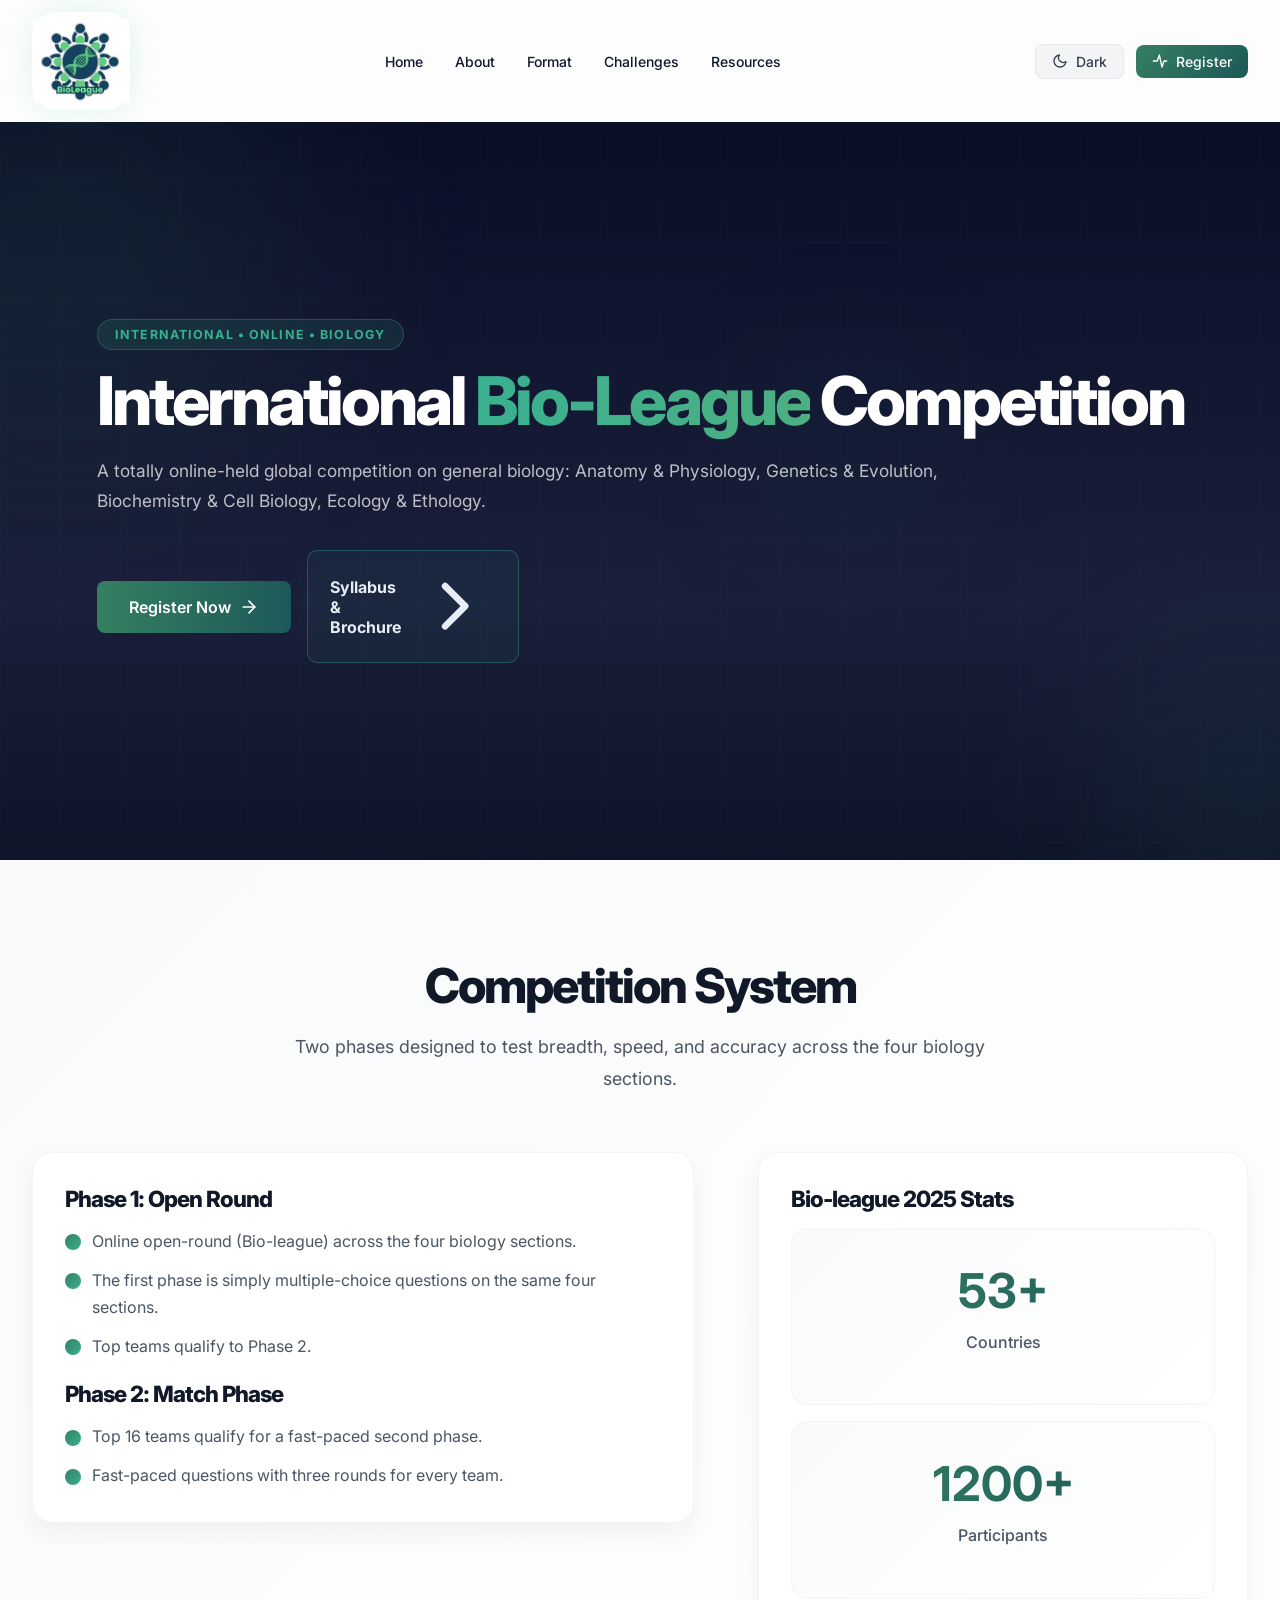
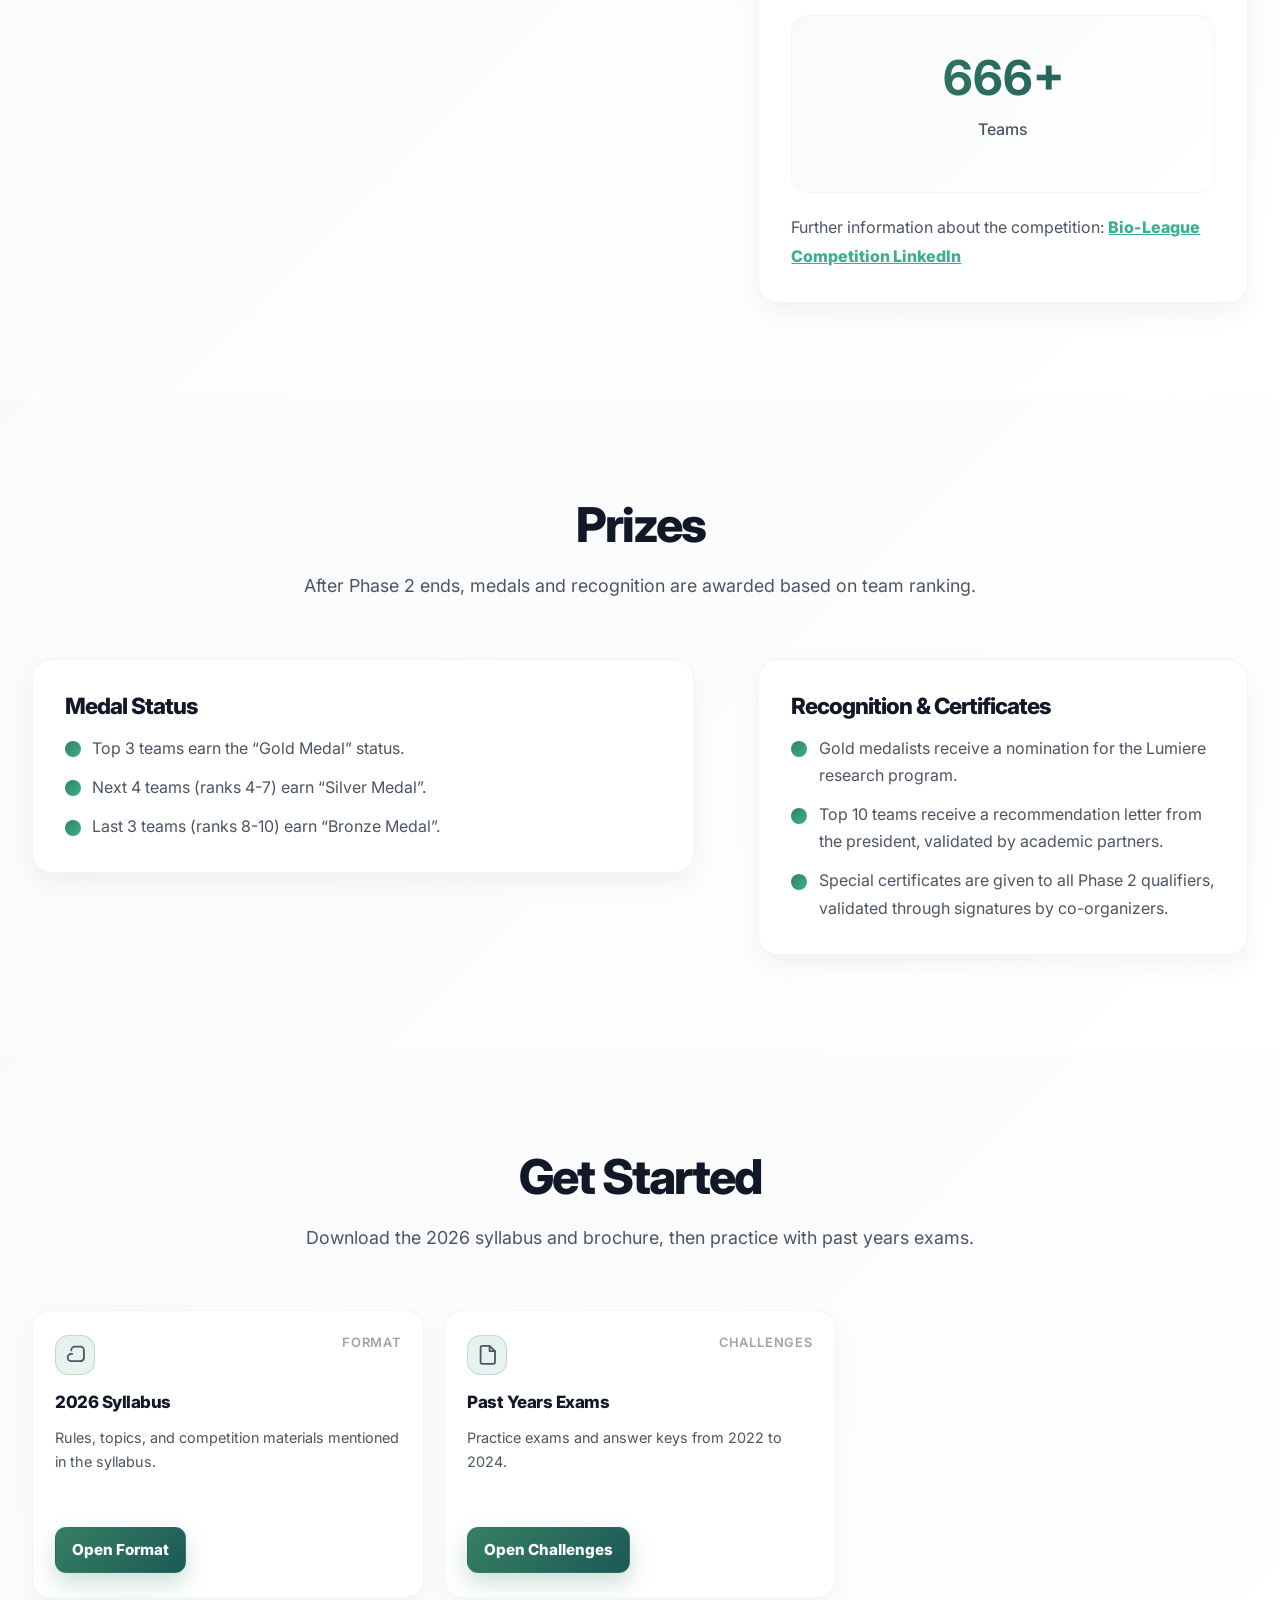
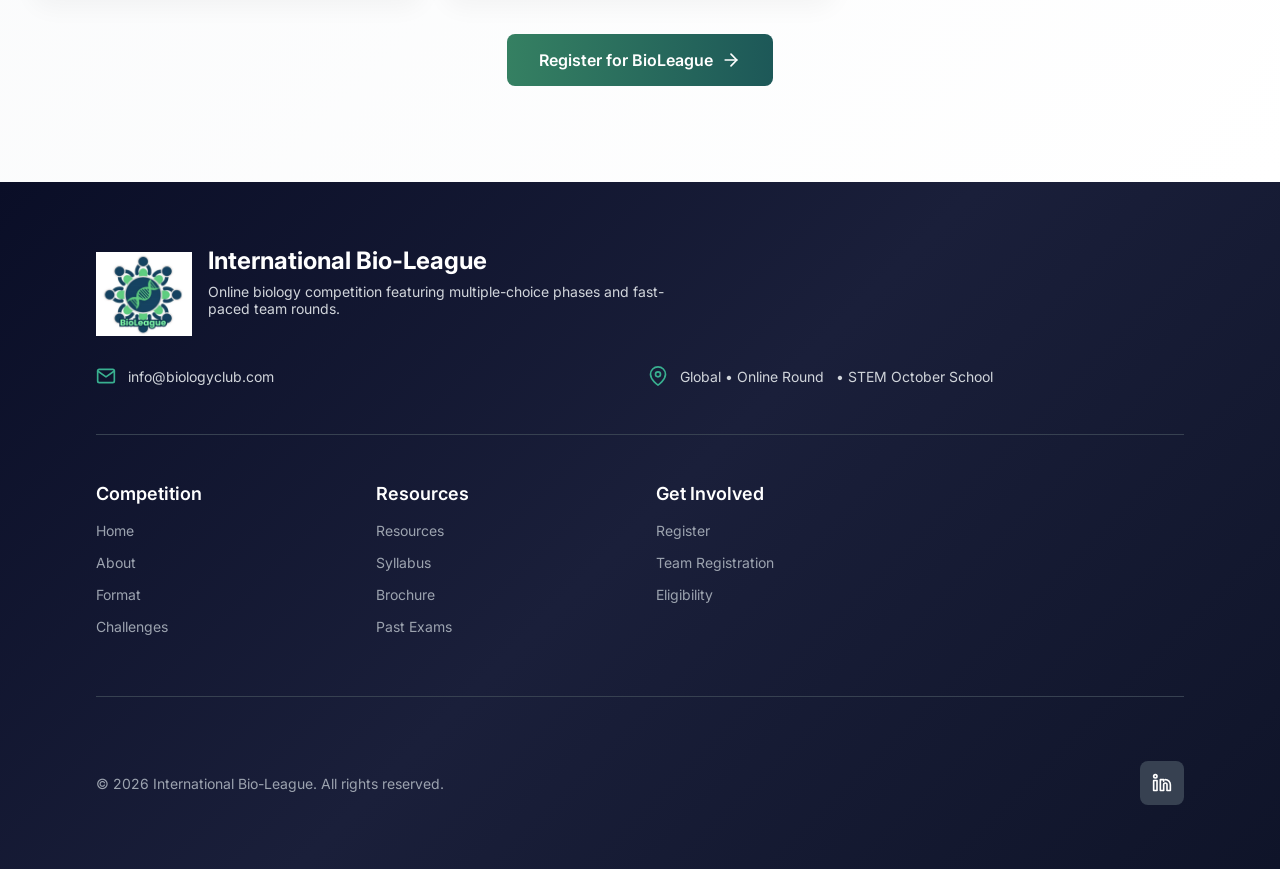
<file: index.html>
<!DOCTYPE html>
<html lang="en">
<head>
  <meta charset="UTF-8" />
  <meta name="viewport" content="width=device-width, initial-scale=1.0" />
  <title>International Bio-League Competition | BioLeague</title>
  <meta name="theme-color" content="#1D5858" />
  <link rel="icon" type="image/png" href="../../images/logo-png.png">
  <link rel="preconnect" href="https://fonts.googleapis.com" />
  <link rel="preconnect" href="https://fonts.gstatic.com" crossorigin />
  <link href="https://fonts.googleapis.com/css2?family=Inter:wght@400;500;600;700&display=swap" rel="stylesheet" />
  <link rel="stylesheet" href="bioleague.css" />
</head>

<body>
  <!-- ============================================================
       NAVBAR
       ============================================================ -->
  <nav id="navbar" class="navbar">
    <div class="navbar__inner">
      <div class="navbar__top-row">
        <div class="logoDiv">
          <a href="index.html" class="navbar__logo">
            <img src="../../images/program-competition.png" alt="BioLeague Logo" class="navbar__logo-img" />
          </a>
        </div>

        <!-- Desktop menu -->
        <ul class="navbar__menu">
          <li><a href="index.html">Home</a></li>
          <li><a href="about.html">About</a></li>
          <li><a href="format.html">Format</a></li>
          <li><a href="challenges.html">Challenges</a></li>
          <li><a href="resources.html">Resources</a></li>
        </ul>

        <div class="navbar__actions">
          <button id="themeToggle" class="navbar__btn navbar__btn--theme" aria-label="Toggle dark mode">
            <svg id="themeIcon" class="navbar__btn-icon" viewBox="0 0 24 24" fill="none" stroke="currentColor" stroke-width="2" stroke-linecap="round" stroke-linejoin="round">
              <path d="M21 12.79A9 9 0 1 1 11.21 3 7 7 0 0 0 21 12.79z"/>
            </svg>
            <span id="themeLabel">Dark</span>
          </button>

          <a href="registration.html" class="navbar__btn navbar__btn--contact">
            <svg class="navbar__btn-icon" viewBox="0 0 24 24" fill="none" stroke="currentColor" stroke-width="2" stroke-linecap="round" stroke-linejoin="round">
              <path d="M22 12h-4l-3 9-4-18-3 9H2"/>
            </svg>
            <span>Register</span>
          </a>
        </div>

        <button class="navbar__hamburger" id="hamburger" aria-label="Toggle menu">
          <svg class="navbar__hamburger-icon navbar__hamburger-icon--menu" viewBox="0 0 24 24" fill="none" stroke="currentColor" stroke-width="2" stroke-linecap="round" stroke-linejoin="round">
            <line x1="3" y1="12" x2="21" y2="12"></line>
            <line x1="3" y1="6" x2="21" y2="6"></line>
            <line x1="3" y1="18" x2="21" y2="18"></line>
          </svg>
          <svg class="navbar__hamburger-icon navbar__hamburger-icon--close" viewBox="0 0 24 24" fill="none" stroke="currentColor" stroke-width="2" stroke-linecap="round" stroke-linejoin="round">
            <line x1="18" y1="6" x2="6" y2="18"></line>
            <line x1="6" y1="6" x2="18" y2="18"></line>
          </svg>
        </button>
      </div>

      <div class="navbar__mobile-menu" id="mobileMenu">
        <a href="index.html" class="navbar__mobile-link">Home</a>
        <a href="about.html" class="navbar__mobile-link">About</a>
        <a href="format.html" class="navbar__mobile-link">Format</a>
        <a href="challenges.html" class="navbar__mobile-link">Challenges</a>
        <a href="resources.html" class="navbar__mobile-link">Resources</a>

        <div class="navbar__mobile-actions">
          <button id="themeToggleMobile" class="navbar__btn navbar__btn--theme navbar__btn--full" aria-label="Toggle dark mode">
            <svg id="themeIconMobile" class="navbar__btn-icon" viewBox="0 0 24 24" fill="none" stroke="currentColor" stroke-width="2" stroke-linecap="round" stroke-linejoin="round">
              <path d="M21 12.79A9 9 0 1 1 11.21 3 7 7 0 0 0 21 12.79z"/>
            </svg>
            <span id="themeLabelMobile">Switch to Dark Mode</span>
          </button>

          <a href="registration.html" class="navbar__btn navbar__btn--contact navbar__btn--full">
            <svg class="navbar__btn-icon" viewBox="0 0 24 24" fill="none" stroke="currentColor" stroke-width="2" stroke-linecap="round" stroke-linejoin="round">
              <path d="M22 12h-4l-3 9-4-18-3 9H2"/>
            </svg>
            Register
          </a>
        </div>
      </div>
    </div>
  </nav>

  <!-- ============================================================
       HERO
       ============================================================ -->
  <section class="bl-hero" id="home">
    <div class="bl-hero__bg">
      <div class="bl-hero__grid"></div>
      <div class="bl-orb bl-orb--1"></div>
      <div class="bl-orb bl-orb--2"></div>
      <div class="bl-orb bl-orb--3"></div>
    </div>

    <div class="bl-hero__inner">
      <div class="bl-hero__badge">
        International • Online • Biology
      </div>

      <h1 class="bl-hero__title reveal">
        International <span>Bio-League</span> Competition
      </h1>

      <p class="bl-hero__subtitle reveal" data-delay="150">
        A totally online-held global competition on general biology:
        Anatomy &amp; Physiology, Genetics &amp; Evolution, Biochemistry &amp; Cell Biology, Ecology &amp; Ethology.
      </p>

      <div class="bl-hero__actions reveal" data-delay="300">
        <a href="registration.html" class="btn-primary">
          Register Now
          <svg class="btn-arrow" viewBox="0 0 24 24" fill="none" stroke="currentColor" stroke-width="2" stroke-linecap="round" stroke-linejoin="round">
            <line x1="5" y1="12" x2="19" y2="12"></line>
            <polyline points="12 5 19 12 12 19"></polyline>
          </svg>
        </a>
        <a href="format.html" class="bl-link">
          Syllabus &amp; Brochure
          <svg viewBox="0 0 24 24" fill="none" stroke="currentColor" stroke-width="2" stroke-linecap="round" stroke-linejoin="round">
            <polyline points="9 18 15 12 9 6"></polyline>
          </svg>
        </a>
      </div>
    </div>
  </section>

  <!-- ============================================================
       COMPETITION SYSTEM + STATS
       ============================================================ -->
  <section class="bl-section">
    <div class="bl-inner">
      <div class="bl-section__head">
        <h2 class="reveal">Competition System</h2>
        <p class="reveal" data-delay="100">
          Two phases designed to test breadth, speed, and accuracy across the four biology sections.
        </p>
      </div>

      <div class="bl-grid-2">
        <div class="bl-card reveal" data-delay="150">
          <h3>Phase 1: Open Round</h3>
          <ul class="bl-list">
            <li>
              <span class="bl-list__dot"></span>
              <span>Online open-round (Bio-league) across the four biology sections.</span>
            </li>
            <li>
              <span class="bl-list__dot"></span>
              <span>The first phase is simply multiple-choice questions on the same four sections.</span>
            </li>
            <li>
              <span class="bl-list__dot"></span>
              <span>Top teams qualify to Phase 2.</span>
            </li>
          </ul>

          <div style="height: 1.25rem;"></div>

          <h3>Phase 2: Match Phase</h3>
          <ul class="bl-list">
            <li>
              <span class="bl-list__dot"></span>
              <span>Top 16 teams qualify for a fast-paced second phase.</span>
            </li>
            <li>
              <span class="bl-list__dot"></span>
              <span>Fast-paced questions with three rounds for every team.</span>
            </li>
          </ul>
        </div>

        <div class="bl-card reveal" data-delay="250">
          <h3>Bio-league 2025 Stats</h3>
          <div style="display:flex; flex-direction:column; gap: 1rem; margin-top: 1rem;">
            <div class="stat-card">
              <div class="stat-card__body">
                <div class="stat-card__value">
                  <span class="stat-number" data-target="80">80</span><span class="stat-suffix">+</span>
                </div>
                <p class="stat-card__label">Countries</p>
              </div>
            </div>
            <div class="stat-card">
              <div class="stat-card__body">
                <div class="stat-card__value">
                  <span class="stat-number" data-target="1800">1800</span><span class="stat-suffix">+</span>
                </div>
                <p class="stat-card__label">Participants</p>
              </div>
            </div>
            <div class="stat-card">
              <div class="stat-card__body">
                <div class="stat-card__value">
                  <span class="stat-number" data-target="1000">1000</span><span class="stat-suffix">+</span>
                </div>
                <p class="stat-card__label">Teams</p>
              </div>
            </div>
          </div>

          <div style="height: 1.25rem;"></div>

          <p style="margin:0;">
            Further information about the competition:
            <a href="https://www.linkedin.com/company/bio-league-competition" target="_blank" rel="noopener noreferrer" style="color:#39B090; font-weight:800; text-decoration: underline;">
              Bio-League Competition LinkedIn
            </a>
          </p>
        </div>
      </div>
    </div>
  </section>

  <!-- ============================================================
       PRIZES
       ============================================================ -->
  <section class="bl-section">
    <div class="bl-inner">
      <div class="bl-section__head">
        <h2 class="reveal">Prizes</h2>
        <p class="reveal" data-delay="100">
          After Phase 2 ends, medals and recognition are awarded based on team ranking.
        </p>
      </div>

      <div class="bl-grid-2">
        <div class="bl-card reveal" data-delay="150">
          <h3>Medal Status</h3>
          <ul class="bl-list">
            <li><span class="bl-list__dot"></span><span>Top 3 teams earn the “Gold Medal” status.</span></li>
            <li><span class="bl-list__dot"></span><span>Next 4 teams (ranks 4-7) earn “Silver Medal”.</span></li>
            <li><span class="bl-list__dot"></span><span>Last 3 teams (ranks 8-10) earn “Bronze Medal”.</span></li>
          </ul>
        </div>

        <div class="bl-card reveal" data-delay="250">
          <h3>Recognition &amp; Certificates</h3>
          <ul class="bl-list">
            <li><span class="bl-list__dot"></span><span>Gold medalists receive a nomination for the Lumiere research program.</span></li>
            <li><span class="bl-list__dot"></span><span>Top 10 teams receive a recommendation letter from the president, validated by academic partners.</span></li>
            <li><span class="bl-list__dot"></span><span>Special certificates are given to all Phase 2 qualifiers, validated through signatures by co-organizers.</span></li>
          </ul>
        </div>
      </div>
    </div>
  </section>

  <!-- ============================================================
       QUICK LINKS
       ============================================================ -->
  <section class="bl-section">
    <div class="bl-inner">
      <div class="bl-section__head">
        <h2 class="reveal">Get Started</h2>
        <p class="reveal" data-delay="100">
          Download the 2026 syllabus and brochure, then practice with past years exams.
        </p>
      </div>

      <div class="pdf-grid">
        <article class="pdf-card reveal" data-delay="150">
          <div class="pdf-card__top">
            <div class="pdf-card__icon">
              <svg viewBox="0 0 24 24" fill="none" stroke="currentColor" stroke-width="2" stroke-linecap="round" stroke-linejoin="round">
                <path d="M21 15a4 4 0 0 1-4 4H7a4 4 0 0 1 0-8h1"></path>
                <path d="M7 7a4 4 0 0 1 4-4h6a4 4 0 0 1 4 4v8a4 4 0 0 1-4 4"></path>
              </svg>
            </div>
            <div class="pdf-card__meta">Format</div>
          </div>
          <h3 class="pdf-card__title">2026 Syllabus</h3>
          <p class="pdf-card__desc">Rules, topics, and competition materials mentioned in the syllabus.</p>
          <div class="pdf-card__actions">
            <a class="pdf-card__btn pdf-card__btn--primary" href="format.html">Open Format</a>
          </div>
        </article>

        <article class="pdf-card reveal" data-delay="230">
          <div class="pdf-card__top">
            <div class="pdf-card__icon">
              <svg viewBox="0 0 24 24" fill="none" stroke="currentColor" stroke-width="2" stroke-linecap="round" stroke-linejoin="round">
                <path d="M14 2H6a2 2 0 0 0-2 2v16a2 2 0 0 0 2 2h12a2 2 0 0 0 2-2V8z"></path>
                <polyline points="14 2 14 8 20 8"></polyline>
              </svg>
            </div>
            <div class="pdf-card__meta">Challenges</div>
          </div>
          <h3 class="pdf-card__title">Past Years Exams</h3>
          <p class="pdf-card__desc">Practice exams and answer keys from 2022 to 2024.</p>
          <div class="pdf-card__actions">
            <a class="pdf-card__btn pdf-card__btn--primary" href="challenges.html">Open Challenges</a>
          </div>
        </article>
      </div>

      <div style="height: 2.25rem;"></div>

      <div style="display:flex; justify-content:center;">
        <a href="registration.html" class="btn-primary reveal" data-delay="350">
          Register for BioLeague
          <svg class="btn-arrow" viewBox="0 0 24 24" fill="none" stroke="currentColor" stroke-width="2" stroke-linecap="round" stroke-linejoin="round">
            <line x1="5" y1="12" x2="19" y2="12"></line>
            <polyline points="12 5 19 12 12 19"></polyline>
          </svg>
        </a>
      </div>
    </div>
  </section>

  <!-- ============================================================
       PDF MODAL
       ============================================================ -->
  <div id="pdfModal" class="modal pdf-modal" aria-hidden="true">
    <div class="modal__content pdf-modal__content">
      <div class="modal__header">
        <h2 id="pdfModalTitle">PDF Viewer</h2>
        <button id="pdfModalClose" class="modal__close" aria-label="Close PDF">&times;</button>
      </div>
      <div class="modal__body pdf-modal__body" style="padding:0;">
        <iframe id="pdfFrame" class="pdf-modal__frame" title="PDF viewer" src="about:blank"></iframe>
      </div>
    </div>
  </div>

  <!-- ============================================================
       FOOTER
       ============================================================ -->
  <footer class="footer">
    <div class="footer__inner">
      <div class="footer__brand-row">
        <div class="footer__brand">
          <img src="images/program-competition.png" alt="BioLeague Logo" class="footer__logo" />
          <div>
            <h3>International Bio-League</h3>
            <p>Online biology competition featuring multiple-choice phases and fast-paced team rounds.</p>
          </div>
        </div>
        <div class="footer__contacts">
          <div class="footer__contact-item">
            <svg viewBox="0 0 24 24" fill="none" stroke="#39B090" stroke-width="2" stroke-linecap="round" stroke-linejoin="round">
              <path d="M4 4h16c1.1 0 2 .9 2 2v12c0 1.1-.9 2-2 2H4c-1.1 0-2-.9-2-2V6c0-1.1.9-2 2-2z"></path>
              <polyline points="22,6 12,13 2,6"></polyline>
            </svg>
            <a href="mailto:info@biologyclub.com">info@biologyclub.com</a>
          </div>
          <div class="footer__contact-item">
            <svg viewBox="0 0 24 24" fill="none" stroke="#39B090" stroke-width="2" stroke-linecap="round" stroke-linejoin="round">
              <path d="M21 10c0 7-9 13-9 13s-9-6-9-13a9 9 0 0 1 18 0z"></path>
              <circle cx="12" cy="10" r="3"></circle>
            </svg>
            <span>Global • Online Round</span> 
            <span>• STEM October School</span>
          </div>
        </div>
      </div>

      <div class="footer__links-grid">
        <div class="footer__col">
          <h4>Competition</h4>
          <ul>
            <li><a href="index.html">Home</a></li>
            <li><a href="about.html">About</a></li>
            <li><a href="format.html">Format</a></li>
            <li><a href="challenges.html">Challenges</a></li>
          </ul>
        </div>
        <div class="footer__col">
          <h4>Resources</h4>
          <ul>
            <li><a href="resources.html">Resources</a></li>
            <li><a href="format.html">Syllabus</a></li>
            <li><a href="format.html">Brochure</a></li>
            <li><a href="challenges.html">Past Exams</a></li>
          </ul>
        </div>
        <div class="footer__col">
          <h4>Get Involved</h4>
          <ul>
            <li><a href="registration.html">Register</a></li>
            <li><a href="registration.html">Team Registration</a></li>
            <li><a href="registration.html">Eligibility</a></li>
          </ul>
        </div>
      </div>

      <div class="footer__divider"></div>

      <div class="footer__bottom">
        <p class="footer__copyright">© 2026 International Bio-League. All rights reserved.</p>
        <div class="footer__socials">
          <a href="https://www.linkedin.com/company/bio-league-competition" class="footer__social footer__social--fb" target="_blank" rel="noopener noreferrer" title="LinkedIn">
            <svg viewBox="0 0 24 24" fill="none" stroke="currentColor" stroke-width="2" stroke-linecap="round" stroke-linejoin="round">
              <path d="M16 8a6 6 0 0 1 6 6v7h-4v-7a2 2 0 0 0-2-2 2 2 0 0 0-2 2v7h-4v-13h4v2"></path>
              <rect x="2" y="9" width="4" height="12"></rect>
              <circle cx="4" cy="4" r="2"></circle>
            </svg>
          </a>
        </div>
      </div>
    </div>
  </footer>

  <script src="bioleague.js"></script>
</body>
</html>
</file>
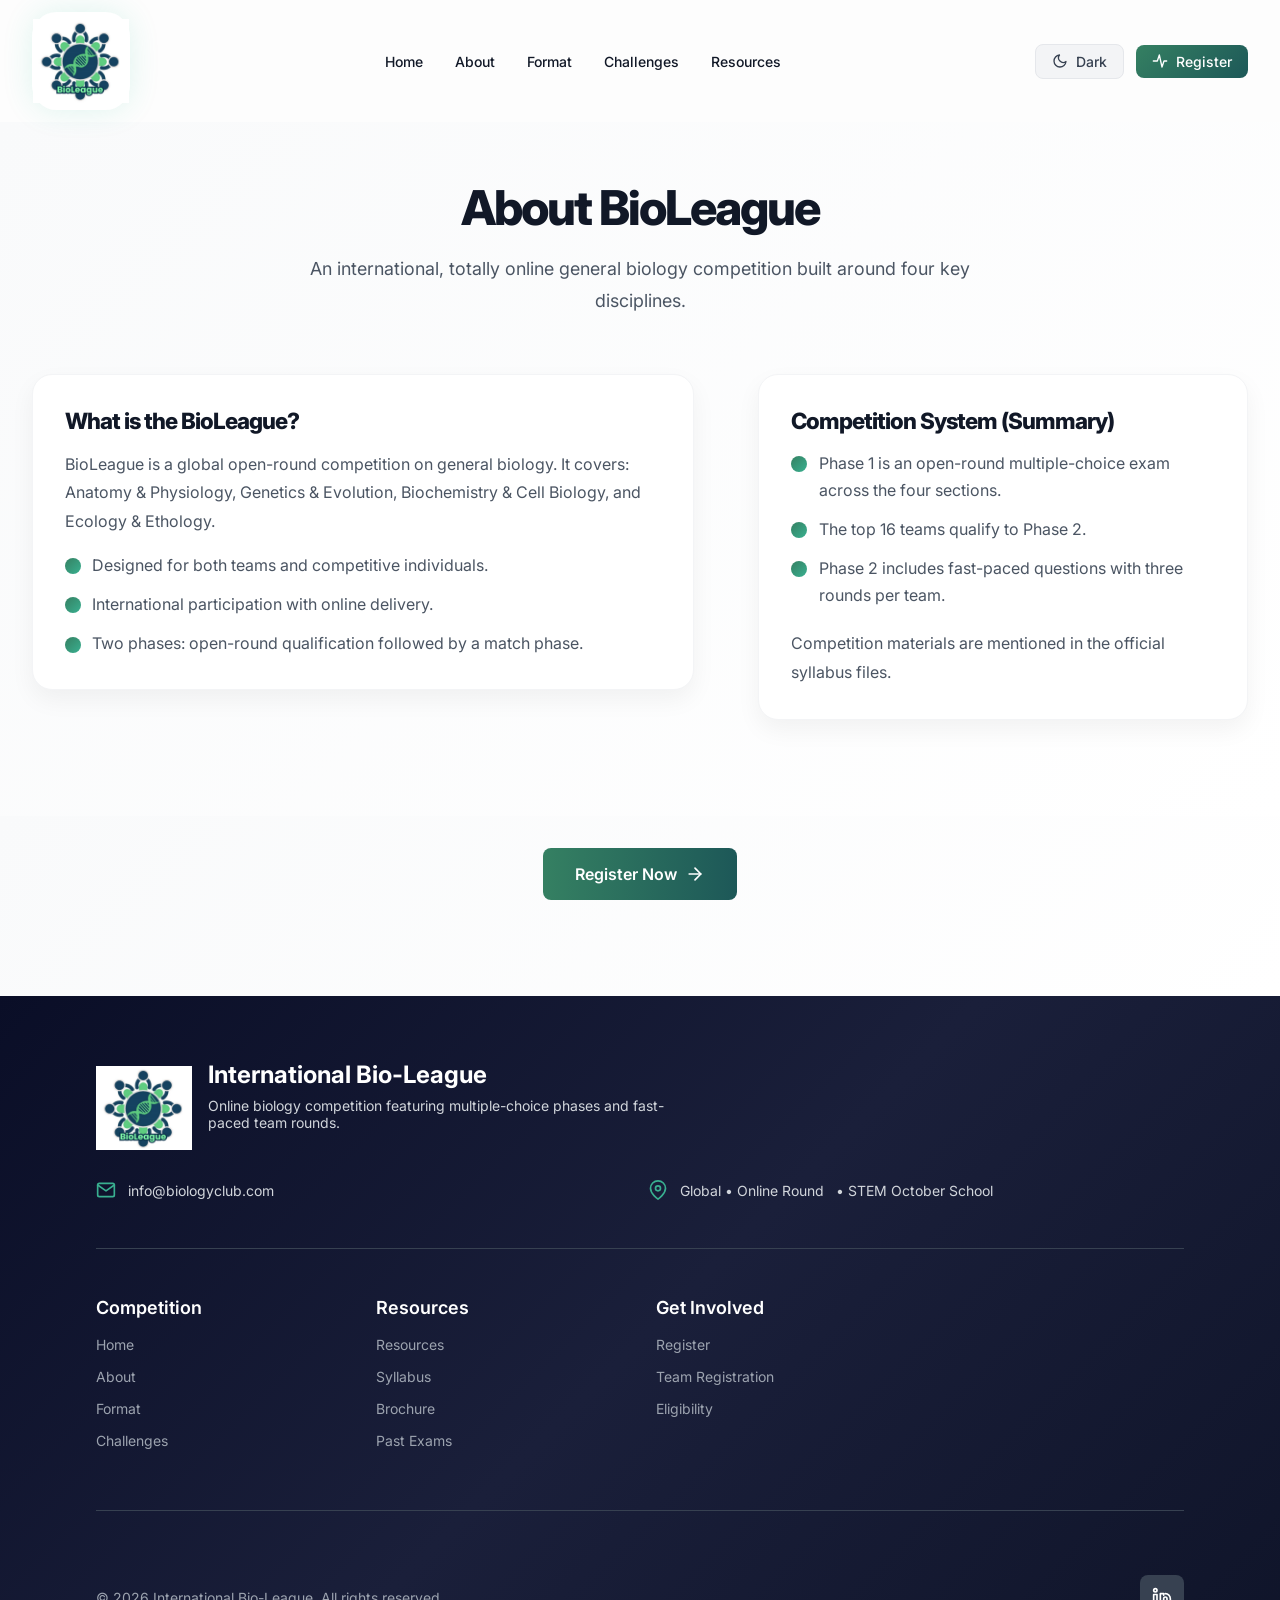
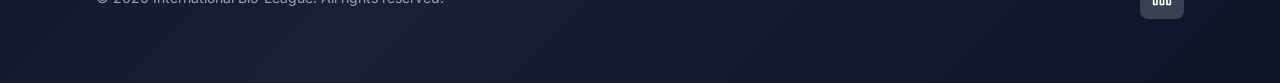
<file: about.html>
<!DOCTYPE html>
<html lang="en">
<head>
  <meta charset="UTF-8" />
  <meta name="viewport" content="width=device-width, initial-scale=1.0" />
  <title>About BioLeague | International Bio-League</title>
  <meta name="theme-color" content="#1D5858" />
  <link rel="icon" type="image/png" href="../../images/logo-png.png">
  <link rel="preconnect" href="https://fonts.googleapis.com" />
  <link rel="preconnect" href="https://fonts.gstatic.com" crossorigin />
  <link href="https://fonts.googleapis.com/css2?family=Inter:wght@400;500;600;700&display=swap" rel="stylesheet" />
  <link rel="stylesheet" href="bioleague.css" />
</head>

<body>
  <!-- ============================================================
       NAVBAR
       ============================================================ -->
  <nav id="navbar" class="navbar">
    <div class="navbar__inner">
      <div class="navbar__top-row">
        <div class="logoDiv">
          <a href="index.html" class="navbar__logo">
            <img src="../../images/program-competition.png" alt="BioLeague Logo" class="navbar__logo-img" />
          </a>
        </div>

        <ul class="navbar__menu">
          <li><a href="index.html">Home</a></li>
          <li><a href="about.html">About</a></li>
          <li><a href="format.html">Format</a></li>
          <li><a href="challenges.html">Challenges</a></li>
          <li><a href="resources.html">Resources</a></li>
        </ul>

        <div class="navbar__actions">
          <button id="themeToggle" class="navbar__btn navbar__btn--theme" aria-label="Toggle dark mode">
            <svg id="themeIcon" class="navbar__btn-icon" viewBox="0 0 24 24" fill="none" stroke="currentColor" stroke-width="2" stroke-linecap="round" stroke-linejoin="round">
              <path d="M21 12.79A9 9 0 1 1 11.21 3 7 7 0 0 0 21 12.79z"/>
            </svg>
            <span id="themeLabel">Dark</span>
          </button>

          <a href="registration.html" class="navbar__btn navbar__btn--contact">
            <svg class="navbar__btn-icon" viewBox="0 0 24 24" fill="none" stroke="currentColor" stroke-width="2" stroke-linecap="round" stroke-linejoin="round">
              <path d="M22 12h-4l-3 9-4-18-3 9H2"/>
            </svg>
            <span>Register</span>
          </a>
        </div>

        <button class="navbar__hamburger" id="hamburger" aria-label="Toggle menu">
          <svg class="navbar__hamburger-icon navbar__hamburger-icon--menu" viewBox="0 0 24 24" fill="none" stroke="currentColor" stroke-width="2" stroke-linecap="round" stroke-linejoin="round">
            <line x1="3" y1="12" x2="21" y2="12"></line>
            <line x1="3" y1="6" x2="21" y2="6"></line>
            <line x1="3" y1="18" x2="21" y2="18"></line>
          </svg>
          <svg class="navbar__hamburger-icon navbar__hamburger-icon--close" viewBox="0 0 24 24" fill="none" stroke="currentColor" stroke-width="2" stroke-linecap="round" stroke-linejoin="round">
            <line x1="18" y1="6" x2="6" y2="18"></line>
            <line x1="6" y1="6" x2="18" y2="18"></line>
          </svg>
        </button>
      </div>

      <div class="navbar__mobile-menu" id="mobileMenu">
        <a href="index.html" class="navbar__mobile-link">Home</a>
        <a href="about.html" class="navbar__mobile-link">About</a>
        <a href="format.html" class="navbar__mobile-link">Format</a>
        <a href="challenges.html" class="navbar__mobile-link">Challenges</a>
        <a href="resources.html" class="navbar__mobile-link">Resources</a>

        <div class="navbar__mobile-actions">
          <button id="themeToggleMobile" class="navbar__btn navbar__btn--theme navbar__btn--full" aria-label="Toggle dark mode">
            <svg id="themeIconMobile" class="navbar__btn-icon" viewBox="0 0 24 24" fill="none" stroke="currentColor" stroke-width="2" stroke-linecap="round" stroke-linejoin="round">
              <path d="M21 12.79A9 9 0 1 1 11.21 3 7 7 0 0 0 21 12.79z"/>
            </svg>
            <span id="themeLabelMobile">Switch to Dark Mode</span>
          </button>

          <a href="registration.html" class="navbar__btn navbar__btn--contact navbar__btn--full">
            <svg class="navbar__btn-icon" viewBox="0 0 24 24" fill="none" stroke="currentColor" stroke-width="2" stroke-linecap="round" stroke-linejoin="round">
              <path d="M22 12h-4l-3 9-4-18-3 9H2"/>
            </svg>
            Register
          </a>
        </div>
      </div>
    </div>
  </nav>

  <!-- ============================================================
       PAGE HEADER
       ============================================================ -->
  <section class="bl-section" style="padding-top: 3.5rem;">
    <div class="bl-inner">
      <div class="bl-section__head">
        <h2 class="reveal">About BioLeague</h2>
        <p class="reveal" data-delay="100">
          An international, totally online general biology competition built around four key disciplines.
        </p>
      </div>

      <div class="bl-grid-2">
        <div class="bl-card reveal" data-delay="150">
          <h3>What is the BioLeague?</h3>
          <p>
            BioLeague is a global open-round competition on general biology. It covers:
            Anatomy &amp; Physiology, Genetics &amp; Evolution, Biochemistry &amp; Cell Biology,
            and Ecology &amp; Ethology.
          </p>
          <ul class="bl-list">
            <li><span class="bl-list__dot"></span><span>Designed for both teams and competitive individuals.</span></li>
            <li><span class="bl-list__dot"></span><span>International participation with online delivery.</span></li>
            <li><span class="bl-list__dot"></span><span>Two phases: open-round qualification followed by a match phase.</span></li>
          </ul>
        </div>

        <div class="bl-card reveal" data-delay="250">
          <h3>Competition System (Summary)</h3>
          <ul class="bl-list">
            <li><span class="bl-list__dot"></span><span>Phase 1 is an open-round multiple-choice exam across the four sections.</span></li>
            <li><span class="bl-list__dot"></span><span>The top 16 teams qualify to Phase 2.</span></li>
            <li><span class="bl-list__dot"></span><span>Phase 2 includes fast-paced questions with three rounds per team.</span></li>
          </ul>

          <div style="height: 1.25rem;"></div>
          <p style="margin:0;">
            Competition materials are mentioned in the official syllabus files.
          </p>
        </div>
      </div>
    </div>
  </section>

  <!-- ============================================================
       CTA
       ============================================================ -->
  <section class="bl-section" style="padding-top: 2rem;">
    <div class="bl-inner">
      <div style="display:flex; justify-content:center;">
        <a href="registration.html" class="btn-primary reveal">
          Register Now
          <svg class="btn-arrow" viewBox="0 0 24 24" fill="none" stroke="currentColor" stroke-width="2" stroke-linecap="round" stroke-linejoin="round">
            <line x1="5" y1="12" x2="19" y2="12"></line>
            <polyline points="12 5 19 12 12 19"></polyline>
          </svg>
        </a>
      </div>
    </div>
  </section>

  <!-- ============================================================
       PDF MODAL (shared)
       ============================================================ -->
  <div id="pdfModal" class="modal pdf-modal" aria-hidden="true">
    <div class="modal__content pdf-modal__content">
      <div class="modal__header">
        <h2 id="pdfModalTitle">PDF Viewer</h2>
        <button id="pdfModalClose" class="modal__close" aria-label="Close PDF">&times;</button>
      </div>
      <div class="modal__body pdf-modal__body" style="padding:0;">
        <iframe id="pdfFrame" class="pdf-modal__frame" title="PDF viewer" src="about:blank"></iframe>
      </div>
    </div>
  </div>

  <!-- ============================================================
       FOOTER
       ============================================================ -->
  <footer class="footer">
    <div class="footer__inner">
      <div class="footer__brand-row">
        <div class="footer__brand">
          <img src="images/program-competition.png" alt="BioLeague Logo" class="footer__logo" />
          <div>
            <h3>International Bio-League</h3>
            <p>Online biology competition featuring multiple-choice phases and fast-paced team rounds.</p>
          </div>
        </div>
        <div class="footer__contacts">
          <div class="footer__contact-item">
            <svg viewBox="0 0 24 24" fill="none" stroke="#39B090" stroke-width="2" stroke-linecap="round" stroke-linejoin="round">
              <path d="M4 4h16c1.1 0 2 .9 2 2v12c0 1.1-.9 2-2 2H4c-1.1 0-2-.9-2-2V6c0-1.1.9-2 2-2z"></path>
              <polyline points="22,6 12,13 2,6"></polyline>
            </svg>
            <a href="mailto:info@biologyclub.com">info@biologyclub.com</a>
          </div>
          <div class="footer__contact-item">
            <svg viewBox="0 0 24 24" fill="none" stroke="#39B090" stroke-width="2" stroke-linecap="round" stroke-linejoin="round">
              <path d="M21 10c0 7-9 13-9 13s-9-6-9-13a9 9 0 0 1 18 0z"></path>
              <circle cx="12" cy="10" r="3"></circle>
            </svg>
            <span>Global • Online Round</span> 
            <span>• STEM October School</span>          </div>
        </div>
      </div>

      <div class="footer__links-grid">
        <div class="footer__col">
          <h4>Competition</h4>
          <ul>
            <li><a href="index.html">Home</a></li>
            <li><a href="about.html">About</a></li>
            <li><a href="format.html">Format</a></li>
            <li><a href="challenges.html">Challenges</a></li>
          </ul>
        </div>
        <div class="footer__col">
          <h4>Resources</h4>
          <ul>
            <li><a href="resources.html">Resources</a></li>
            <li><a href="format.html">Syllabus</a></li>
            <li><a href="format.html">Brochure</a></li>
            <li><a href="challenges.html">Past Exams</a></li>
          </ul>
        </div>
        <div class="footer__col">
          <h4>Get Involved</h4>
          <ul>
            <li><a href="registration.html">Register</a></li>
            <li><a href="registration.html">Team Registration</a></li>
            <li><a href="registration.html">Eligibility</a></li>
          </ul>
        </div>
      </div>

      <div class="footer__divider"></div>

      <div class="footer__bottom">
        <p class="footer__copyright">© 2026 International Bio-League. All rights reserved.</p>
        <div class="footer__socials">
          <a href="https://www.linkedin.com/company/bio-league-competition" class="footer__social footer__social--fb" target="_blank" rel="noopener noreferrer" title="LinkedIn">
            <svg viewBox="0 0 24 24" fill="none" stroke="currentColor" stroke-width="2" stroke-linecap="round" stroke-linejoin="round">
              <path d="M16 8a6 6 0 0 1 6 6v7h-4v-7a2 2 0 0 0-2-2 2 2 0 0 0-2 2v7h-4v-13h4v2"></path>
              <rect x="2" y="9" width="4" height="12"></rect>
              <circle cx="4" cy="4" r="2"></circle>
            </svg>
          </a>
        </div>
      </div>
    </div>
  </footer>

  <script src="bioleague.js"></script>
</body>
</html>
</file>
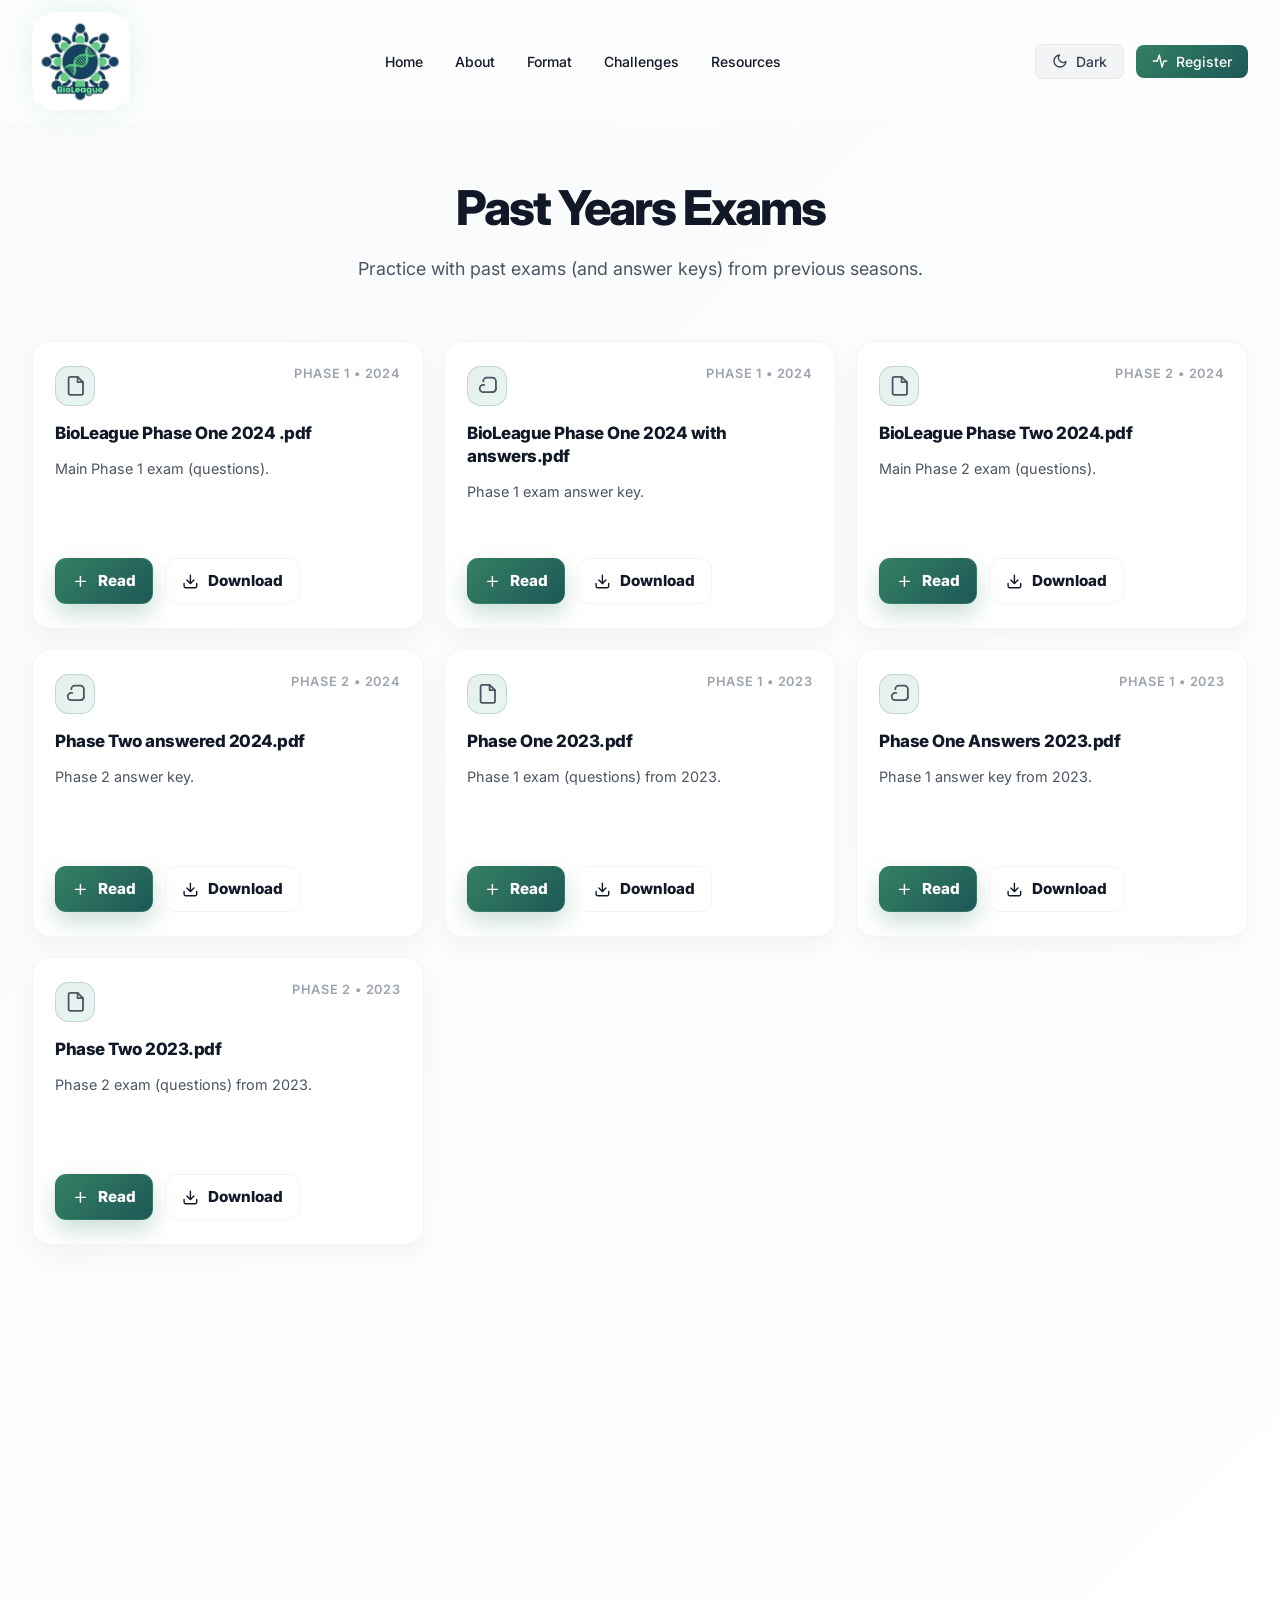
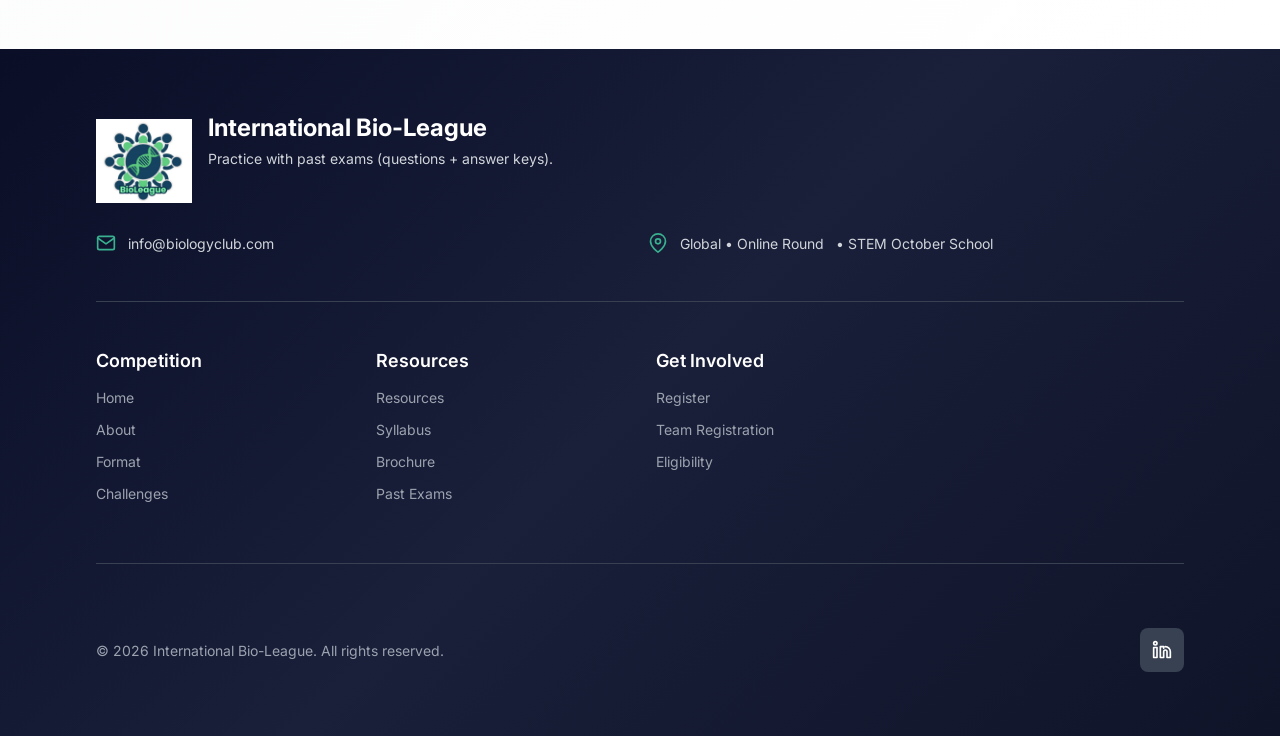
<file: challenges.html>
<!DOCTYPE html>
<html lang="en">
<head>
  <meta charset="UTF-8" />
  <meta name="viewport" content="width=device-width, initial-scale=1.0" />
  <title>Past Exams | BioLeague Challenges</title>
  <meta name="theme-color" content="#1D5858" />
  <link rel="icon" type="image/png" href="../../images/logo-png.png">
  <link rel="preconnect" href="https://fonts.googleapis.com" />
  <link rel="preconnect" href="https://fonts.gstatic.com" crossorigin />
  <link href="https://fonts.googleapis.com/css2?family=Inter:wght@400;500;600;700&display=swap" rel="stylesheet" />
  <link rel="stylesheet" href="bioleague.css" />
</head>

<body>
  <!-- ============================================================
       NAVBAR
       ============================================================ -->
  <nav id="navbar" class="navbar">
    <div class="navbar__inner">
      <div class="navbar__top-row">
        <div class="logoDiv">
          <a href="index.html" class="navbar__logo">
            <img src="../../images/program-competition.png" alt="BioLeague Logo" class="navbar__logo-img" />
          </a>
        </div>

        <ul class="navbar__menu">
          <li><a href="index.html">Home</a></li>
          <li><a href="about.html">About</a></li>
          <li><a href="format.html">Format</a></li>
          <li><a href="challenges.html">Challenges</a></li>
          <li><a href="resources.html">Resources</a></li>
        </ul>

        <div class="navbar__actions">
          <button id="themeToggle" class="navbar__btn navbar__btn--theme" aria-label="Toggle dark mode">
            <svg id="themeIcon" class="navbar__btn-icon" viewBox="0 0 24 24" fill="none" stroke="currentColor" stroke-width="2" stroke-linecap="round" stroke-linejoin="round">
              <path d="M21 12.79A9 9 0 1 1 11.21 3 7 7 0 0 0 21 12.79z"/>
            </svg>
            <span id="themeLabel">Dark</span>
          </button>

          <a href="registration.html" class="navbar__btn navbar__btn--contact">
            <svg class="navbar__btn-icon" viewBox="0 0 24 24" fill="none" stroke="currentColor" stroke-width="2" stroke-linecap="round" stroke-linejoin="round">
              <path d="M22 12h-4l-3 9-4-18-3 9H2"/>
            </svg>
            <span>Register</span>
          </a>
        </div>

        <button class="navbar__hamburger" id="hamburger" aria-label="Toggle menu">
          <svg class="navbar__hamburger-icon navbar__hamburger-icon--menu" viewBox="0 0 24 24" fill="none" stroke="currentColor" stroke-width="2" stroke-linecap="round" stroke-linejoin="round">
            <line x1="3" y1="12" x2="21" y2="12"></line>
            <line x1="3" y1="6" x2="21" y2="6"></line>
            <line x1="3" y1="18" x2="21" y2="18"></line>
          </svg>
          <svg class="navbar__hamburger-icon navbar__hamburger-icon--close" viewBox="0 0 24 24" fill="none" stroke="currentColor" stroke-width="2" stroke-linecap="round" stroke-linejoin="round">
            <line x1="18" y1="6" x2="6" y2="18"></line>
            <line x1="6" y1="6" x2="18" y2="18"></line>
          </svg>
        </button>
      </div>

      <div class="navbar__mobile-menu" id="mobileMenu">
        <a href="index.html" class="navbar__mobile-link">Home</a>
        <a href="about.html" class="navbar__mobile-link">About</a>
        <a href="format.html" class="navbar__mobile-link">Format</a>
        <a href="challenges.html" class="navbar__mobile-link">Challenges</a>
        <a href="resources.html" class="navbar__mobile-link">Resources</a>

        <div class="navbar__mobile-actions">
          <button id="themeToggleMobile" class="navbar__btn navbar__btn--theme navbar__btn--full" aria-label="Toggle dark mode">
            <svg id="themeIconMobile" class="navbar__btn-icon" viewBox="0 0 24 24" fill="none" stroke="currentColor" stroke-width="2" stroke-linecap="round" stroke-linejoin="round">
              <path d="M21 12.79A9 9 0 1 1 11.21 3 7 7 0 0 0 21 12.79z"/>
            </svg>
            <span id="themeLabelMobile">Switch to Dark Mode</span>
          </button>

          <a href="registration.html" class="navbar__btn navbar__btn--contact navbar__btn--full">
            <svg class="navbar__btn-icon" viewBox="0 0 24 24" fill="none" stroke="currentColor" stroke-width="2" stroke-linecap="round" stroke-linejoin="round">
              <path d="M22 12h-4l-3 9-4-18-3 9H2"/>
            </svg>
            Register
          </a>
        </div>
      </div>
    </div>
  </nav>

  <!-- ============================================================
       PAGE CONTENT
       ============================================================ -->
  <section class="bl-section" style="padding-top: 3.5rem;">
    <div class="bl-inner">
      <div class="bl-section__head">
        <h2 class="reveal">Past Years Exams</h2>
        <p class="reveal" data-delay="100">Practice with past exams (and answer keys) from previous seasons.</p>
      </div>

      <div class="pdf-grid">
        <article class="pdf-card reveal" data-delay="120">
          <div class="pdf-card__top">
            <div class="pdf-card__icon">
              <svg viewBox="0 0 24 24" fill="none" stroke="currentColor" stroke-width="2" stroke-linecap="round" stroke-linejoin="round">
                <path d="M14 2H6a2 2 0 0 0-2 2v16a2 2 0 0 0 2 2h12a2 2 0 0 0 2-2V8z"></path>
                <polyline points="14 2 14 8 20 8"></polyline>
              </svg>
            </div>
            <div class="pdf-card__meta">Phase 1 • 2024</div>
          </div>
          <h3 class="pdf-card__title">BioLeague Phase One 2024 .pdf</h3>
          <p class="pdf-card__desc">Main Phase 1 exam (questions).</p>
          <div class="pdf-card__actions">
            <button
              class="pdf-card__btn pdf-card__btn--primary"
              data-pdf-open="https://piquant-coal-52d.notion.site/signed/attachment%3A23874841-7ba2-4c69-a66f-d828002c9e7b%3ABioLeague_Phase_One_2024_.pdf?table=block&id=3122edb7-8924-81b3-84c8-f12db3aa4298&spaceId=7902edb7-8924-8167-b864-00039230aaad&name=BioLeague%20Phase%20One%202024%20.pdf&cache=v2"
              data-pdf-title="BioLeague Phase One 2024 .pdf"
              type="button"
            >
              <svg viewBox="0 0 24 24" fill="none" stroke="currentColor" stroke-width="2" stroke-linecap="round" stroke-linejoin="round">
                <path d="M12 5v14"></path>
                <path d="M5 12h14"></path>
              </svg>
              Read
            </button>
            <a
              class="pdf-card__btn pdf-card__btn--ghost"
              href="https://piquant-coal-52d.notion.site/signed/attachment%3A23874841-7ba2-4c69-a66f-d828002c9e7b%3ABioLeague_Phase_One_2024_.pdf?table=block&id=3122edb7-8924-81b3-84c8-f12db3aa4298&spaceId=7902edb7-8924-8167-b864-00039230aaad&name=BioLeague%20Phase%20One%202024%20.pdf&cache=v2"
              download
              target="_blank"
              rel="noopener noreferrer"
            >
              <svg viewBox="0 0 24 24" fill="none" stroke="currentColor" stroke-width="2" stroke-linecap="round" stroke-linejoin="round">
                <path d="M21 15v4a2 2 0 0 1-2 2H5a2 2 0 0 1-2-2v-4"></path>
                <polyline points="7 10 12 15 17 10"></polyline>
                <line x1="12" y1="15" x2="12" y2="3"></line>
              </svg>
              Download
            </a>
          </div>
        </article>

        <article class="pdf-card reveal" data-delay="180">
          <div class="pdf-card__top">
            <div class="pdf-card__icon">
              <svg viewBox="0 0 24 24" fill="none" stroke="currentColor" stroke-width="2" stroke-linecap="round" stroke-linejoin="round">
                <path d="M21 15a4 4 0 0 1-4 4H7a4 4 0 0 1 0-8h1"></path>
                <path d="M7 7a4 4 0 0 1 4-4h6a4 4 0 0 1 4 4v8a4 4 0 0 1-4 4"></path>
              </svg>
            </div>
            <div class="pdf-card__meta">Phase 1 • 2024</div>
          </div>
          <h3 class="pdf-card__title">BioLeague Phase One 2024 with answers.pdf</h3>
          <p class="pdf-card__desc">Phase 1 exam answer key.</p>
          <div class="pdf-card__actions">
            <button
              class="pdf-card__btn pdf-card__btn--primary"
              data-pdf-open="https://piquant-coal-52d.notion.site/signed/attachment%3A9b7abec2-f355-4dc9-a755-a84a010ca5b0%3ABioLeague_Phase_One_2024__with_answers.pdf?table=block&id=3122edb7-8924-81d3-ad61-fe0f875863d2&spaceId=7902edb7-8924-8167-b864-00039230aaad&name=BioLeague%20Phase%20One%202024%20%20with%20answers.pdf&cache=v2"
              data-pdf-title="BioLeague Phase One 2024 with answers.pdf"
              type="button"
            >
              <svg viewBox="0 0 24 24" fill="none" stroke="currentColor" stroke-width="2" stroke-linecap="round" stroke-linejoin="round">
                <path d="M12 5v14"></path>
                <path d="M5 12h14"></path>
              </svg>
              Read
            </button>
            <a
              class="pdf-card__btn pdf-card__btn--ghost"
              href="https://piquant-coal-52d.notion.site/signed/attachment%3A9b7abec2-f355-4dc9-a755-a84a010ca5b0%3ABioLeague_Phase_One_2024__with_answers.pdf?table=block&id=3122edb7-8924-81d3-ad61-fe0f875863d2&spaceId=7902edb7-8924-8167-b864-00039230aaad&name=BioLeague%20Phase%20One%202024%20%20with%20answers.pdf&cache=v2"
              download
              target="_blank"
              rel="noopener noreferrer"
            >
              <svg viewBox="0 0 24 24" fill="none" stroke="currentColor" stroke-width="2" stroke-linecap="round" stroke-linejoin="round">
                <path d="M21 15v4a2 2 0 0 1-2 2H5a2 2 0 0 1-2-2v-4"></path>
                <polyline points="7 10 12 15 17 10"></polyline>
                <line x1="12" y1="15" x2="12" y2="3"></line>
              </svg>
              Download
            </a>
          </div>
        </article>

        <article class="pdf-card reveal" data-delay="240">
          <div class="pdf-card__top">
            <div class="pdf-card__icon">
              <svg viewBox="0 0 24 24" fill="none" stroke="currentColor" stroke-width="2" stroke-linecap="round" stroke-linejoin="round">
                <path d="M14 2H6a2 2 0 0 0-2 2v16a2 2 0 0 0 2 2h12a2 2 0 0 0 2-2V8z"></path>
                <polyline points="14 2 14 8 20 8"></polyline>
              </svg>
            </div>
            <div class="pdf-card__meta">Phase 2 • 2024</div>
          </div>
          <h3 class="pdf-card__title">BioLeague Phase Two 2024.pdf</h3>
          <p class="pdf-card__desc">Main Phase 2 exam (questions).</p>
          <div class="pdf-card__actions">
            <button
              class="pdf-card__btn pdf-card__btn--primary"
              data-pdf-open="https://piquant-coal-52d.notion.site/signed/attachment%3Aabe9a344-6794-4749-9b5b-3b507fd879b8%3ABioLeague_Phase_Two_2024.pdf?table=block&id=3122edb7-8924-817c-98f5-ef9cf272ae60&spaceId=7902edb7-8924-8167-b864-00039230aaad&name=BioLeague%20Phase%20Two%202024.pdf&cache=v2"
              data-pdf-title="BioLeague Phase Two 2024.pdf"
              type="button"
            >
              <svg viewBox="0 0 24 24" fill="none" stroke="currentColor" stroke-width="2" stroke-linecap="round" stroke-linejoin="round">
                <path d="M12 5v14"></path>
                <path d="M5 12h14"></path>
              </svg>
              Read
            </button>
            <a
              class="pdf-card__btn pdf-card__btn--ghost"
              href="https://piquant-coal-52d.notion.site/signed/attachment%3Aabe9a344-6794-4749-9b5b-3b507fd879b8%3ABioLeague_Phase_Two_2024.pdf?table=block&id=3122edb7-8924-817c-98f5-ef9cf272ae60&spaceId=7902edb7-8924-8167-b864-00039230aaad&name=BioLeague%20Phase%20Two%202024.pdf&cache=v2"
              download
              target="_blank"
              rel="noopener noreferrer"
            >
              <svg viewBox="0 0 24 24" fill="none" stroke="currentColor" stroke-width="2" stroke-linecap="round" stroke-linejoin="round">
                <path d="M21 15v4a2 2 0 0 1-2 2H5a2 2 0 0 1-2-2v-4"></path>
                <polyline points="7 10 12 15 17 10"></polyline>
                <line x1="12" y1="15" x2="12" y2="3"></line>
              </svg>
              Download
            </a>
          </div>
        </article>

        <article class="pdf-card reveal" data-delay="300">
          <div class="pdf-card__top">
            <div class="pdf-card__icon">
              <svg viewBox="0 0 24 24" fill="none" stroke="currentColor" stroke-width="2" stroke-linecap="round" stroke-linejoin="round">
                <path d="M21 15a4 4 0 0 1-4 4H7a4 4 0 0 1 0-8h1"></path>
                <path d="M7 7a4 4 0 0 1 4-4h6a4 4 0 0 1 4 4v8a4 4 0 0 1-4 4"></path>
              </svg>
            </div>
            <div class="pdf-card__meta">Phase 2 • 2024</div>
          </div>
          <h3 class="pdf-card__title">Phase Two answered 2024.pdf</h3>
          <p class="pdf-card__desc">Phase 2 answer key.</p>
          <div class="pdf-card__actions">
            <button
              class="pdf-card__btn pdf-card__btn--primary"
              data-pdf-open="https://piquant-coal-52d.notion.site/signed/attachment%3Ab6abc4bb-e036-4d8a-b9ad-aee5fc51082d%3APhase_Two_answered_2024.pdf?table=block&id=3122edb7-8924-8191-bfd5-f011ae51b00b&spaceId=7902edb7-8924-8167-b864-00039230aaad&name=Phase%20Two%20answered%202024.pdf&cache=v2"
              data-pdf-title="Phase Two answered 2024.pdf"
              type="button"
            >
              <svg viewBox="0 0 24 24" fill="none" stroke="currentColor" stroke-width="2" stroke-linecap="round" stroke-linejoin="round">
                <path d="M12 5v14"></path>
                <path d="M5 12h14"></path>
              </svg>
              Read
            </button>
            <a
              class="pdf-card__btn pdf-card__btn--ghost"
              href="https://piquant-coal-52d.notion.site/signed/attachment%3Ab6abc4bb-e036-4d8a-b9ad-aee5fc51082d%3APhase_Two_answered_2024.pdf?table=block&id=3122edb7-8924-8191-bfd5-f011ae51b00b&spaceId=7902edb7-8924-8167-b864-00039230aaad&name=Phase%20Two%20answered%202024.pdf&cache=v2"
              download
              target="_blank"
              rel="noopener noreferrer"
            >
              <svg viewBox="0 0 24 24" fill="none" stroke="currentColor" stroke-width="2" stroke-linecap="round" stroke-linejoin="round">
                <path d="M21 15v4a2 2 0 0 1-2 2H5a2 2 0 0 1-2-2v-4"></path>
                <polyline points="7 10 12 15 17 10"></polyline>
                <line x1="12" y1="15" x2="12" y2="3"></line>
              </svg>
              Download
            </a>
          </div>
        </article>

        <article class="pdf-card reveal" data-delay="360">
          <div class="pdf-card__top">
            <div class="pdf-card__icon">
              <svg viewBox="0 0 24 24" fill="none" stroke="currentColor" stroke-width="2" stroke-linecap="round" stroke-linejoin="round">
                <path d="M14 2H6a2 2 0 0 0-2 2v16a2 2 0 0 0 2 2h12a2 2 0 0 0 2-2V8z"></path>
                <polyline points="14 2 14 8 20 8"></polyline>
              </svg>
            </div>
            <div class="pdf-card__meta">Phase 1 • 2023</div>
          </div>
          <h3 class="pdf-card__title">Phase One 2023.pdf</h3>
          <p class="pdf-card__desc">Phase 1 exam (questions) from 2023.</p>
          <div class="pdf-card__actions">
            <button
              class="pdf-card__btn pdf-card__btn--primary"
              data-pdf-open="https://piquant-coal-52d.notion.site/signed/attachment%3A39aaa353-efe8-4689-8e2a-9cdaf72c5b9e%3APhase_One_2023.pdf?table=block&id=3122edb7-8924-810d-8bc7-d02e617dd646&spaceId=7902edb7-8924-8167-b864-00039230aaad&name=Phase%20One%202023.pdf&cache=v2"
              data-pdf-title="Phase One 2023.pdf"
              type="button"
            >
              <svg viewBox="0 0 24 24" fill="none" stroke="currentColor" stroke-width="2" stroke-linecap="round" stroke-linejoin="round">
                <path d="M12 5v14"></path>
                <path d="M5 12h14"></path>
              </svg>
              Read
            </button>
            <a
              class="pdf-card__btn pdf-card__btn--ghost"
              href="https://piquant-coal-52d.notion.site/signed/attachment%3A39aaa353-efe8-4689-8e2a-9cdaf72c5b9e%3APhase_One_2023.pdf?table=block&id=3122edb7-8924-810d-8bc7-d02e617dd646&spaceId=7902edb7-8924-8167-b864-00039230aaad&name=Phase%20One%202023.pdf&cache=v2"
              download
              target="_blank"
              rel="noopener noreferrer"
            >
              <svg viewBox="0 0 24 24" fill="none" stroke="currentColor" stroke-width="2" stroke-linecap="round" stroke-linejoin="round">
                <path d="M21 15v4a2 2 0 0 1-2 2H5a2 2 0 0 1-2-2v-4"></path>
                <polyline points="7 10 12 15 17 10"></polyline>
                <line x1="12" y1="15" x2="12" y2="3"></line>
              </svg>
              Download
            </a>
          </div>
        </article>

        <article class="pdf-card reveal" data-delay="420">
          <div class="pdf-card__top">
            <div class="pdf-card__icon">
              <svg viewBox="0 0 24 24" fill="none" stroke="currentColor" stroke-width="2" stroke-linecap="round" stroke-linejoin="round">
                <path d="M21 15a4 4 0 0 1-4 4H7a4 4 0 0 1 0-8h1"></path>
                <path d="M7 7a4 4 0 0 1 4-4h6a4 4 0 0 1 4 4v8a4 4 0 0 1-4 4"></path>
              </svg>
            </div>
            <div class="pdf-card__meta">Phase 1 • 2023</div>
          </div>
          <h3 class="pdf-card__title">Phase One Answers 2023.pdf</h3>
          <p class="pdf-card__desc">Phase 1 answer key from 2023.</p>
          <div class="pdf-card__actions">
            <button
              class="pdf-card__btn pdf-card__btn--primary"
              data-pdf-open="https://piquant-coal-52d.notion.site/signed/attachment%3A0ca09702-daa3-4912-b3c8-772c787be0ad%3APhase_One_Answers_2023.pdf?table=block&id=3122edb7-8924-8119-9b77-c01b50c10875&spaceId=7902edb7-8924-8167-b864-00039230aaad&name=Phase%20One%20Answers%202023.pdf&cache=v2"
              data-pdf-title="Phase One Answers 2023.pdf"
              type="button"
            >
              <svg viewBox="0 0 24 24" fill="none" stroke="currentColor" stroke-width="2" stroke-linecap="round" stroke-linejoin="round">
                <path d="M12 5v14"></path>
                <path d="M5 12h14"></path>
              </svg>
              Read
            </button>
            <a
              class="pdf-card__btn pdf-card__btn--ghost"
              href="https://piquant-coal-52d.notion.site/signed/attachment%3A0ca09702-daa3-4912-b3c8-772c787be0ad%3APhase_One_Answers_2023.pdf?table=block&id=3122edb7-8924-8119-9b77-c01b50c10875&spaceId=7902edb7-8924-8167-b864-00039230aaad&name=Phase%20One%20Answers%202023.pdf&cache=v2"
              download
              target="_blank"
              rel="noopener noreferrer"
            >
              <svg viewBox="0 0 24 24" fill="none" stroke="currentColor" stroke-width="2" stroke-linecap="round" stroke-linejoin="round">
                <path d="M21 15v4a2 2 0 0 1-2 2H5a2 2 0 0 1-2-2v-4"></path>
                <polyline points="7 10 12 15 17 10"></polyline>
                <line x1="12" y1="15" x2="12" y2="3"></line>
              </svg>
              Download
            </a>
          </div>
        </article>

        <article class="pdf-card reveal" data-delay="480">
          <div class="pdf-card__top">
            <div class="pdf-card__icon">
              <svg viewBox="0 0 24 24" fill="none" stroke="currentColor" stroke-width="2" stroke-linecap="round" stroke-linejoin="round">
                <path d="M14 2H6a2 2 0 0 0-2 2v16a2 2 0 0 0 2 2h12a2 2 0 0 0 2-2V8z"></path>
                <polyline points="14 2 14 8 20 8"></polyline>
              </svg>
            </div>
            <div class="pdf-card__meta">Phase 2 • 2023</div>
          </div>
          <h3 class="pdf-card__title">Phase Two 2023.pdf</h3>
          <p class="pdf-card__desc">Phase 2 exam (questions) from 2023.</p>
          <div class="pdf-card__actions">
            <button
              class="pdf-card__btn pdf-card__btn--primary"
              data-pdf-open="https://piquant-coal-52d.notion.site/signed/attachment%3A2395d425-99d5-4265-ae89-3fec1c8ea220%3APhase_Two_2023.pdf?table=block&id=3122edb7-8924-81f6-90a7-f66e93ea4ea6&spaceId=7902edb7-8924-8167-b864-00039230aaad&name=Phase%20Two%202023.pdf&cache=v2"
              data-pdf-title="Phase Two 2023.pdf"
              type="button"
            >
              <svg viewBox="0 0 24 24" fill="none" stroke="currentColor" stroke-width="2" stroke-linecap="round" stroke-linejoin="round">
                <path d="M12 5v14"></path>
                <path d="M5 12h14"></path>
              </svg>
              Read
            </button>
            <a
              class="pdf-card__btn pdf-card__btn--ghost"
              href="https://piquant-coal-52d.notion.site/signed/attachment%3A2395d425-99d5-4265-ae89-3fec1c8ea220%3APhase_Two_2023.pdf?table=block&id=3122edb7-8924-81f6-90a7-f66e93ea4ea6&spaceId=7902edb7-8924-8167-b864-00039230aaad&name=Phase%20Two%202023.pdf&cache=v2"
              download
              target="_blank"
              rel="noopener noreferrer"
            >
              <svg viewBox="0 0 24 24" fill="none" stroke="currentColor" stroke-width="2" stroke-linecap="round" stroke-linejoin="round">
                <path d="M21 15v4a2 2 0 0 1-2 2H5a2 2 0 0 1-2-2v-4"></path>
                <polyline points="7 10 12 15 17 10"></polyline>
                <line x1="12" y1="15" x2="12" y2="3"></line>
              </svg>
              Download
            </a>
          </div>
        </article>

        <article class="pdf-card reveal" data-delay="540">
          <div class="pdf-card__top">
            <div class="pdf-card__icon">
              <svg viewBox="0 0 24 24" fill="none" stroke="currentColor" stroke-width="2" stroke-linecap="round" stroke-linejoin="round">
                <path d="M21 15a4 4 0 0 1-4 4H7a4 4 0 0 1 0-8h1"></path>
                <path d="M7 7a4 4 0 0 1 4-4h6a4 4 0 0 1 4 4v8a4 4 0 0 1-4 4"></path>
              </svg>
            </div>
            <div class="pdf-card__meta">Phase 2 • 2023</div>
          </div>
          <h3 class="pdf-card__title">Phase Two Answers 2023.pdf</h3>
          <p class="pdf-card__desc">Phase 2 answer key from 2023.</p>
          <div class="pdf-card__actions">
            <button
              class="pdf-card__btn pdf-card__btn--primary"
              data-pdf-open="https://piquant-coal-52d.notion.site/signed/attachment%3Af4e284f7-bba1-4396-b995-eced29620266%3APhase_Two_Answers_2023.pdf?table=block&id=3122edb7-8924-81a7-9125-e02bb2a5f32a&spaceId=7902edb7-8924-8167-b864-00039230aaad&name=Phase%20Two%20Answers%202023.pdf&cache=v2"
              data-pdf-title="Phase Two Answers 2023.pdf"
              type="button"
            >
              <svg viewBox="0 0 24 24" fill="none" stroke="currentColor" stroke-width="2" stroke-linecap="round" stroke-linejoin="round">
                <path d="M12 5v14"></path>
                <path d="M5 12h14"></path>
              </svg>
              Read
            </button>
            <a
              class="pdf-card__btn pdf-card__btn--ghost"
              href="https://piquant-coal-52d.notion.site/signed/attachment%3Af4e284f7-bba1-4396-b995-eced29620266%3APhase_Two_Answers_2023.pdf?table=block&id=3122edb7-8924-81a7-9125-e02bb2a5f32a&spaceId=7902edb7-8924-8167-b864-00039230aaad&name=Phase%20Two%20Answers%202023.pdf&cache=v2"
              download
              target="_blank"
              rel="noopener noreferrer"
            >
              <svg viewBox="0 0 24 24" fill="none" stroke="currentColor" stroke-width="2" stroke-linecap="round" stroke-linejoin="round">
                <path d="M21 15v4a2 2 0 0 1-2 2H5a2 2 0 0 1-2-2v-4"></path>
                <polyline points="7 10 12 15 17 10"></polyline>
                <line x1="12" y1="15" x2="12" y2="3"></line>
              </svg>
              Download
            </a>
          </div>
        </article>

        <article class="pdf-card reveal" data-delay="600">
          <div class="pdf-card__top">
            <div class="pdf-card__icon">
              <svg viewBox="0 0 24 24" fill="none" stroke="currentColor" stroke-width="2" stroke-linecap="round" stroke-linejoin="round">
                <path d="M14 2H6a2 2 0 0 0-2 2v16a2 2 0 0 0 2 2h12a2 2 0 0 0 2-2V8z"></path>
                <polyline points="14 2 14 8 20 8"></polyline>
              </svg>
            </div>
            <div class="pdf-card__meta">Phase 2 • 2022</div>
          </div>
          <h3 class="pdf-card__title">Phase Two 2022.pdf</h3>
          <p class="pdf-card__desc">Phase 2 exam (questions) from 2022.</p>
          <div class="pdf-card__actions">
            <button
              class="pdf-card__btn pdf-card__btn--primary"
              data-pdf-open="https://piquant-coal-52d.notion.site/signed/attachment%3Af8144932-c6a8-425f-b02a-854e4a5643d4%3APhase_Two_2022.pdf?table=block&id=3122edb7-8924-814e-9e7c-cba5699cf489&spaceId=7902edb7-8924-8167-b864-00039230aaad&name=Phase%20Two%202022.pdf&cache=v2"
              data-pdf-title="Phase Two 2022.pdf"
              type="button"
            >
              <svg viewBox="0 0 24 24" fill="none" stroke="currentColor" stroke-width="2" stroke-linecap="round" stroke-linejoin="round">
                <path d="M12 5v14"></path>
                <path d="M5 12h14"></path>
              </svg>
              Read
            </button>
            <a
              class="pdf-card__btn pdf-card__btn--ghost"
              href="https://piquant-coal-52d.notion.site/signed/attachment%3Af8144932-c6a8-425f-b02a-854e4a5643d4%3APhase_Two_2022.pdf?table=block&id=3122edb7-8924-814e-9e7c-cba5699cf489&spaceId=7902edb7-8924-8167-b864-00039230aaad&name=Phase%20Two%202022.pdf&cache=v2"
              download
              target="_blank"
              rel="noopener noreferrer"
            >
              <svg viewBox="0 0 24 24" fill="none" stroke="currentColor" stroke-width="2" stroke-linecap="round" stroke-linejoin="round">
                <path d="M21 15v4a2 2 0 0 1-2 2H5a2 2 0 0 1-2-2v-4"></path>
                <polyline points="7 10 12 15 17 10"></polyline>
                <line x1="12" y1="15" x2="12" y2="3"></line>
              </svg>
              Download
            </a>
          </div>
        </article>

        <article class="pdf-card reveal" data-delay="660">
          <div class="pdf-card__top">
            <div class="pdf-card__icon">
              <svg viewBox="0 0 24 24" fill="none" stroke="currentColor" stroke-width="2" stroke-linecap="round" stroke-linejoin="round">
                <path d="M21 15a4 4 0 0 1-4 4H7a4 4 0 0 1 0-8h1"></path>
                <path d="M7 7a4 4 0 0 1 4-4h6a4 4 0 0 1 4 4v8a4 4 0 0 1-4 4"></path>
              </svg>
            </div>
            <div class="pdf-card__meta">Phase 2 • 2022</div>
          </div>
          <h3 class="pdf-card__title">Phase Two Answers 2022.pdf</h3>
          <p class="pdf-card__desc">Phase 2 answer key from 2022.</p>
          <div class="pdf-card__actions">
            <button
              class="pdf-card__btn pdf-card__btn--primary"
              data-pdf-open="https://piquant-coal-52d.notion.site/signed/attachment%3A2f65e94a-d611-43b8-9c1e-4adbacf3647d%3APhase_Two_Answers_2022.pdf?table=block&id=3122edb7-8924-81fa-b6c9-e480c2091b13&spaceId=7902edb7-8924-8167-b864-00039230aaad&name=Phase%20Two%20Answers%202022.pdf&cache=v2"
              data-pdf-title="Phase Two Answers 2022.pdf"
              type="button"
            >
              <svg viewBox="0 0 24 24" fill="none" stroke="currentColor" stroke-width="2" stroke-linecap="round" stroke-linejoin="round">
                <path d="M12 5v14"></path>
                <path d="M5 12h14"></path>
              </svg>
              Read
            </button>
            <a
              class="pdf-card__btn pdf-card__btn--ghost"
              href="https://piquant-coal-52d.notion.site/signed/attachment%3A2f65e94a-d611-43b8-9c1e-4adbacf3647d%3APhase_Two_Answers_2022.pdf?table=block&id=3122edb7-8924-81fa-b6c9-e480c2091b13&spaceId=7902edb7-8924-8167-b864-00039230aaad&name=Phase%20Two%20Answers%202022.pdf&cache=v2"
              download
              target="_blank"
              rel="noopener noreferrer"
            >
              <svg viewBox="0 0 24 24" fill="none" stroke="currentColor" stroke-width="2" stroke-linecap="round" stroke-linejoin="round">
                <path d="M21 15v4a2 2 0 0 1-2 2H5a2 2 0 0 1-2-2v-4"></path>
                <polyline points="7 10 12 15 17 10"></polyline>
                <line x1="12" y1="15" x2="12" y2="3"></line>
              </svg>
              Download
            </a>
          </div>
        </article>
      </div>
    </div>
  </section>

  <!-- ============================================================
       PDF MODAL (shared)
       ============================================================ -->
  <div id="pdfModal" class="modal pdf-modal" aria-hidden="true">
    <div class="modal__content pdf-modal__content">
      <div class="modal__header">
        <h2 id="pdfModalTitle">PDF Viewer</h2>
        <button id="pdfModalClose" class="modal__close" aria-label="Close PDF">&times;</button>
      </div>
      <div class="modal__body pdf-modal__body" style="padding:0;">
        <iframe id="pdfFrame" class="pdf-modal__frame" title="PDF viewer" src="about:blank"></iframe>
      </div>
    </div>
  </div>

  <!-- ============================================================
       FOOTER
       ============================================================ -->
  <footer class="footer">
    <div class="footer__inner">
      <div class="footer__brand-row">
        <div class="footer__brand">
          <img src="../../images/program-competition.png" alt="BioLeague Logo" class="footer__logo" />
          <div>
            <h3>International Bio-League</h3>
            <p>Practice with past exams (questions + answer keys).</p>
          </div>
        </div>
        <div class="footer__contacts">
          <div class="footer__contact-item">
            <svg viewBox="0 0 24 24" fill="none" stroke="#39B090" stroke-width="2" stroke-linecap="round" stroke-linejoin="round">
              <path d="M4 4h16c1.1 0 2 .9 2 2v12c0 1.1-.9 2-2 2H4c-1.1 0-2-.9-2-2V6c0-1.1.9-2 2-2z"></path>
              <polyline points="22,6 12,13 2,6"></polyline>
            </svg>
            <a href="mailto:info@biologyclub.com">info@biologyclub.com</a>
          </div>
          <div class="footer__contact-item">
            <svg viewBox="0 0 24 24" fill="none" stroke="#39B090" stroke-width="2" stroke-linecap="round" stroke-linejoin="round">
              <path d="M21 10c0 7-9 13-9 13s-9-6-9-13a9 9 0 0 1 18 0z"></path>
              <circle cx="12" cy="10" r="3"></circle>
            </svg>
            <span>Global • Online Round</span> 
            <span>• STEM October School</span>
          </div>
        </div>
      </div>

      <div class="footer__links-grid">
        <div class="footer__col">
          <h4>Competition</h4>
          <ul>
            <li><a href="index.html">Home</a></li>
            <li><a href="about.html">About</a></li>
            <li><a href="format.html">Format</a></li>
            <li><a href="challenges.html">Challenges</a></li>
          </ul>
        </div>
        <div class="footer__col">
          <h4>Resources</h4>
          <ul>
            <li><a href="resources.html">Resources</a></li>
            <li><a href="format.html">Syllabus</a></li>
            <li><a href="format.html">Brochure</a></li>
            <li><a href="challenges.html">Past Exams</a></li>
          </ul>
        </div>
        <div class="footer__col">
          <h4>Get Involved</h4>
          <ul>
            <li><a href="registration.html">Register</a></li>
            <li><a href="registration.html">Team Registration</a></li>
            <li><a href="registration.html">Eligibility</a></li>
          </ul>
        </div>
      </div>

      <div class="footer__divider"></div>

      <div class="footer__bottom">
        <p class="footer__copyright">© 2026 International Bio-League. All rights reserved.</p>
        <div class="footer__socials">
          <a href="https://www.linkedin.com/company/bio-league-competition" class="footer__social footer__social--fb" target="_blank" rel="noopener noreferrer" title="LinkedIn">
            <svg viewBox="0 0 24 24" fill="none" stroke="currentColor" stroke-width="2" stroke-linecap="round" stroke-linejoin="round">
              <path d="M16 8a6 6 0 0 1 6 6v7h-4v-7a2 2 0 0 0-2-2 2 2 0 0 0-2 2v7h-4v-13h4v2"></path>
              <rect x="2" y="9" width="4" height="12"></rect>
              <circle cx="4" cy="4" r="2"></circle>
            </svg>
          </a>
        </div>
      </div>
    </div>
  </footer>

  <script src="bioleague.js"></script>
</body>
</html>
</file>
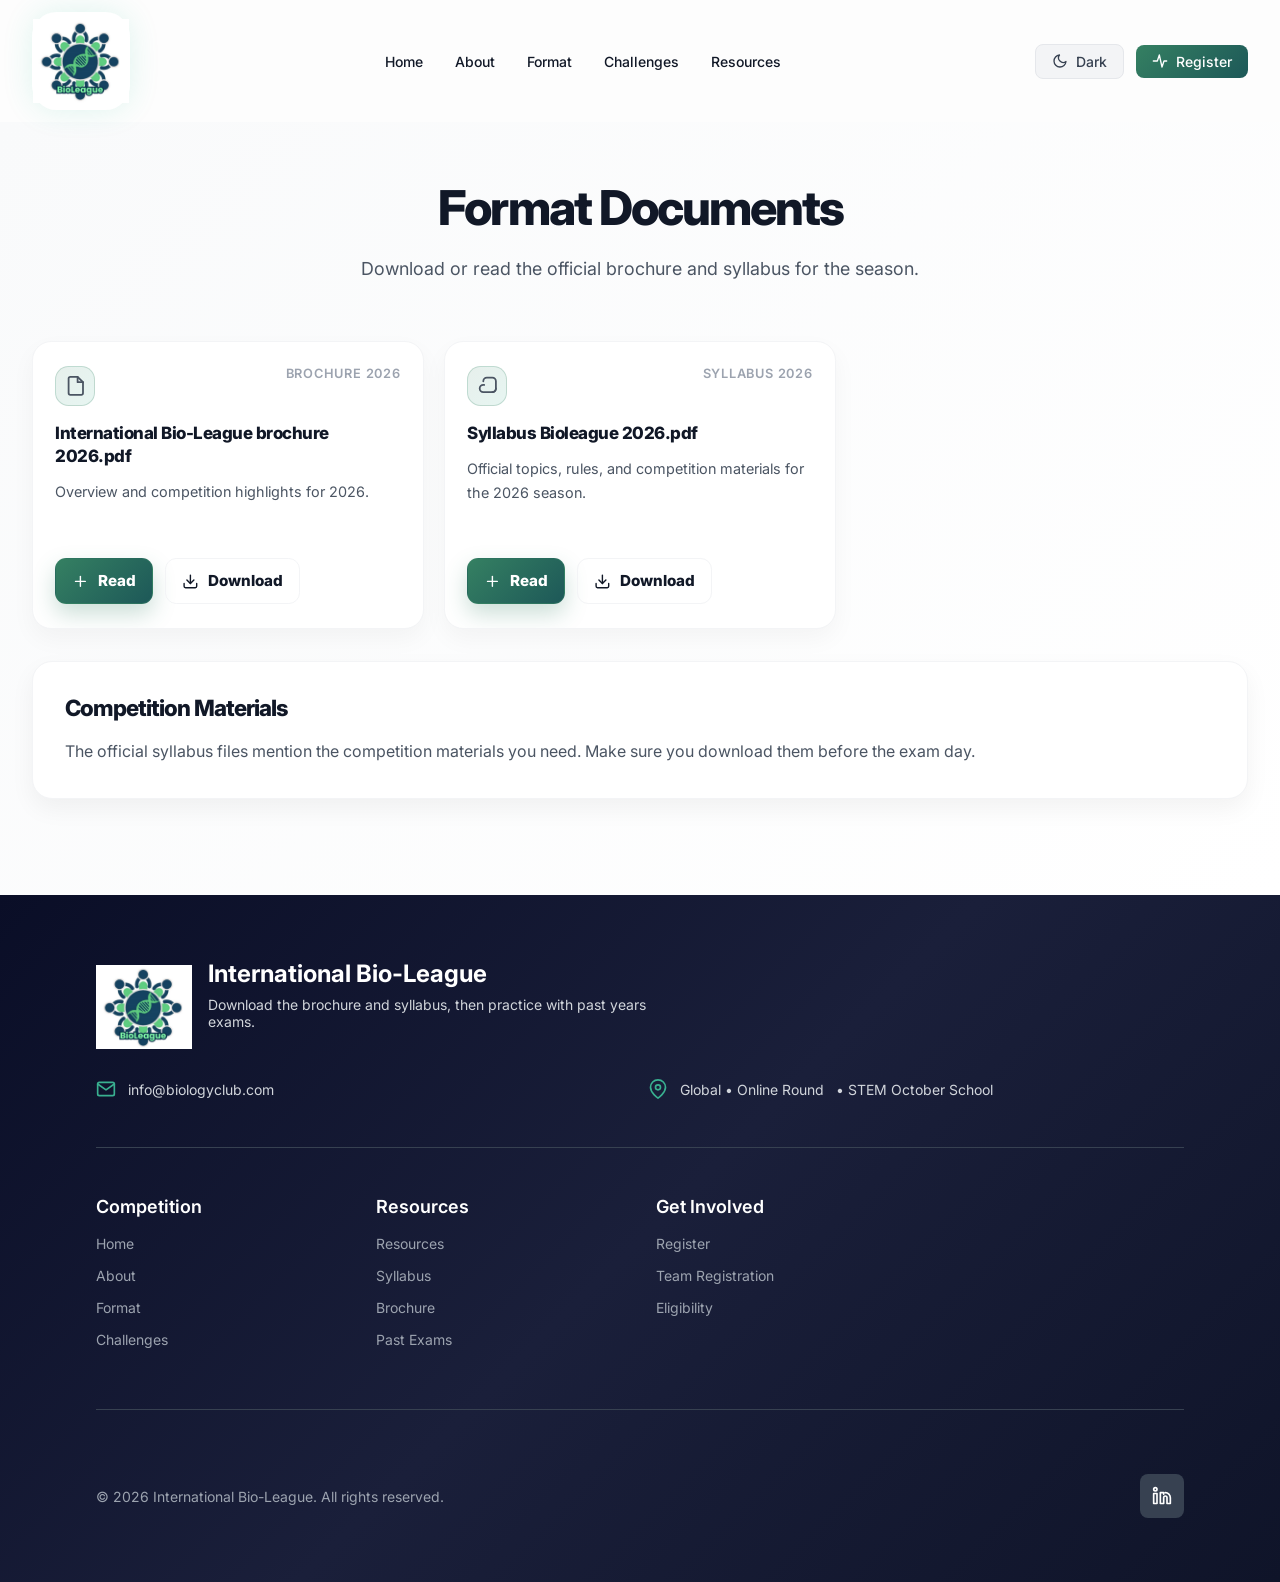
<file: format.html>
<!DOCTYPE html>
<html lang="en">
<head>
  <meta charset="UTF-8" />
  <meta name="viewport" content="width=device-width, initial-scale=1.0" />
  <title>Format & Documents | BioLeague</title>
  <meta name="theme-color" content="#1D5858" />
  <link rel="icon" type="image/png" href="../../images/logo-png.png">
  <link rel="preconnect" href="https://fonts.googleapis.com" />
  <link rel="preconnect" href="https://fonts.gstatic.com" crossorigin />
  <link href="https://fonts.googleapis.com/css2?family=Inter:wght@400;500;600;700&display=swap" rel="stylesheet" />
  <link rel="stylesheet" href="bioleague.css" />
</head>

<body>
  <!-- ============================================================
       NAVBAR
       ============================================================ -->
  <nav id="navbar" class="navbar">
    <div class="navbar__inner">
      <div class="navbar__top-row">
        <div class="logoDiv">
          <a href="index.html" class="navbar__logo">
            <img src="../../images/program-competition.png" alt="BioLeague Logo" class="navbar__logo-img" />
          </a>
        </div>

        <ul class="navbar__menu">
          <li><a href="index.html">Home</a></li>
          <li><a href="about.html">About</a></li>
          <li><a href="format.html">Format</a></li>
          <li><a href="challenges.html">Challenges</a></li>
          <li><a href="resources.html">Resources</a></li>
        </ul>

        <div class="navbar__actions">
          <button id="themeToggle" class="navbar__btn navbar__btn--theme" aria-label="Toggle dark mode">
            <svg id="themeIcon" class="navbar__btn-icon" viewBox="0 0 24 24" fill="none" stroke="currentColor" stroke-width="2" stroke-linecap="round" stroke-linejoin="round">
              <path d="M21 12.79A9 9 0 1 1 11.21 3 7 7 0 0 0 21 12.79z"/>
            </svg>
            <span id="themeLabel">Dark</span>
          </button>

          <a href="registration.html" class="navbar__btn navbar__btn--contact">
            <svg class="navbar__btn-icon" viewBox="0 0 24 24" fill="none" stroke="currentColor" stroke-width="2" stroke-linecap="round" stroke-linejoin="round">
              <path d="M22 12h-4l-3 9-4-18-3 9H2"/>
            </svg>
            <span>Register</span>
          </a>
        </div>

        <button class="navbar__hamburger" id="hamburger" aria-label="Toggle menu">
          <svg class="navbar__hamburger-icon navbar__hamburger-icon--menu" viewBox="0 0 24 24" fill="none" stroke="currentColor" stroke-width="2" stroke-linecap="round" stroke-linejoin="round">
            <line x1="3" y1="12" x2="21" y2="12"></line>
            <line x1="3" y1="6" x2="21" y2="6"></line>
            <line x1="3" y1="18" x2="21" y2="18"></line>
          </svg>
          <svg class="navbar__hamburger-icon navbar__hamburger-icon--close" viewBox="0 0 24 24" fill="none" stroke="currentColor" stroke-width="2" stroke-linecap="round" stroke-linejoin="round">
            <line x1="18" y1="6" x2="6" y2="18"></line>
            <line x1="6" y1="6" x2="18" y2="18"></line>
          </svg>
        </button>
      </div>

      <div class="navbar__mobile-menu" id="mobileMenu">
        <a href="index.html" class="navbar__mobile-link">Home</a>
        <a href="about.html" class="navbar__mobile-link">About</a>
        <a href="format.html" class="navbar__mobile-link">Format</a>
        <a href="challenges.html" class="navbar__mobile-link">Challenges</a>
        <a href="resources.html" class="navbar__mobile-link">Resources</a>

        <div class="navbar__mobile-actions">
          <button id="themeToggleMobile" class="navbar__btn navbar__btn--theme navbar__btn--full" aria-label="Toggle dark mode">
            <svg id="themeIconMobile" class="navbar__btn-icon" viewBox="0 0 24 24" fill="none" stroke="currentColor" stroke-width="2" stroke-linecap="round" stroke-linejoin="round">
              <path d="M21 12.79A9 9 0 1 1 11.21 3 7 7 0 0 0 21 12.79z"/>
            </svg>
            <span id="themeLabelMobile">Switch to Dark Mode</span>
          </button>

          <a href="registration.html" class="navbar__btn navbar__btn--contact navbar__btn--full">
            <svg class="navbar__btn-icon" viewBox="0 0 24 24" fill="none" stroke="currentColor" stroke-width="2" stroke-linecap="round" stroke-linejoin="round">
              <path d="M22 12h-4l-3 9-4-18-3 9H2"/>
            </svg>
            Register
          </a>
        </div>
      </div>
    </div>
  </nav>

  <!-- ============================================================
       PAGE CONTENT
       ============================================================ -->
  <section class="bl-section" style="padding-top: 3.5rem;">
    <div class="bl-inner">
      <div class="bl-section__head">
        <h2 class="reveal">Format Documents</h2>
        <p class="reveal" data-delay="100">Download or read the official brochure and syllabus for the season.</p>
      </div>

      <div class="pdf-grid">
        <article class="pdf-card reveal" data-delay="150">
          <div class="pdf-card__top">
            <div class="pdf-card__icon">
              <svg viewBox="0 0 24 24" fill="none" stroke="currentColor" stroke-width="2" stroke-linecap="round" stroke-linejoin="round">
                <path d="M14 2H6a2 2 0 0 0-2 2v16a2 2 0 0 0 2 2h12a2 2 0 0 0 2-2V8z"></path>
                <polyline points="14 2 14 8 20 8"></polyline>
              </svg>
            </div>
            <div class="pdf-card__meta">Brochure 2026</div>
          </div>
          <h3 class="pdf-card__title">International Bio-League brochure 2026.pdf</h3>
          <p class="pdf-card__desc">Overview and competition highlights for 2026.</p>
          <div class="pdf-card__actions">
            <button
              class="pdf-card__btn pdf-card__btn--primary"
              data-pdf-open="https://piquant-coal-52d.notion.site/signed/attachment%3A5834de22-5a9e-4c62-9a43-063881028abd%3AInternational_Bio-League_brochure_2026.pdf?table=block&id=3122edb7-8924-814a-94eb-e9871aa84e24&spaceId=7902edb7-8924-8167-b864-00039230aaad&name=International%20Bio-League%20brochure%202026.pdf&cache=v2"
              data-pdf-title="International Bio-League brochure 2026.pdf"
              type="button"
            >
              <svg viewBox="0 0 24 24" fill="none" stroke="currentColor" stroke-width="2" stroke-linecap="round" stroke-linejoin="round">
                <path d="M12 5v14"></path>
                <path d="M5 12h14"></path>
              </svg>
              Read
            </button>
            <a
              class="pdf-card__btn pdf-card__btn--ghost"
              href="https://piquant-coal-52d.notion.site/signed/attachment%3A5834de22-5a9e-4c62-9a43-063881028abd%3AInternational_Bio-League_brochure_2026.pdf?table=block&id=3122edb7-8924-814a-94eb-e9871aa84e24&spaceId=7902edb7-8924-8167-b864-00039230aaad&name=International%20Bio-League%20brochure%202026.pdf&cache=v2"
              download
              target="_blank"
              rel="noopener noreferrer"
            >
              <svg viewBox="0 0 24 24" fill="none" stroke="currentColor" stroke-width="2" stroke-linecap="round" stroke-linejoin="round">
                <path d="M21 15v4a2 2 0 0 1-2 2H5a2 2 0 0 1-2-2v-4"></path>
                <polyline points="7 10 12 15 17 10"></polyline>
                <line x1="12" y1="15" x2="12" y2="3"></line>
              </svg>
              Download
            </a>
          </div>
        </article>

        <article class="pdf-card reveal" data-delay="230">
          <div class="pdf-card__top">
            <div class="pdf-card__icon">
              <svg viewBox="0 0 24 24" fill="none" stroke="currentColor" stroke-width="2" stroke-linecap="round" stroke-linejoin="round">
                <path d="M21 15a4 4 0 0 1-4 4H7a4 4 0 0 1 0-8h1"></path>
                <path d="M7 7a4 4 0 0 1 4-4h6a4 4 0 0 1 4 4v8a4 4 0 0 1-4 4"></path>
              </svg>
            </div>
            <div class="pdf-card__meta">Syllabus 2026</div>
          </div>
          <h3 class="pdf-card__title">Syllabus Bioleague 2026.pdf</h3>
          <p class="pdf-card__desc">Official topics, rules, and competition materials for the 2026 season.</p>
          <div class="pdf-card__actions">
            <button
              class="pdf-card__btn pdf-card__btn--primary"
              data-pdf-open="https://piquant-coal-52d.notion.site/signed/attachment%3A295469c2-012c-4f1c-b114-69e45374be2f%3ASyllabus_Bioleague_2026.pdf?table=block&id=3122edb7-8924-8111-a844-c15b0de8a5a8&spaceId=7902edb7-8924-8167-b864-00039230aaad&name=Syllabus%20Bioleague%202026.pdf&cache=v2"
              data-pdf-title="Syllabus Bioleague 2026.pdf"
              type="button"
            >
              <svg viewBox="0 0 24 24" fill="none" stroke="currentColor" stroke-width="2" stroke-linecap="round" stroke-linejoin="round">
                <path d="M12 5v14"></path>
                <path d="M5 12h14"></path>
              </svg>
              Read
            </button>
            <a
              class="pdf-card__btn pdf-card__btn--ghost"
              href="https://piquant-coal-52d.notion.site/signed/attachment%3A295469c2-012c-4f1c-b114-69e45374be2f%3ASyllabus_Bioleague_2026.pdf?table=block&id=3122edb7-8924-8111-a844-c15b0de8a5a8&spaceId=7902edb7-8924-8167-b864-00039230aaad&name=Syllabus%20Bioleague%202026.pdf&cache=v2"
              download
              target="_blank"
              rel="noopener noreferrer"
            >
              <svg viewBox="0 0 24 24" fill="none" stroke="currentColor" stroke-width="2" stroke-linecap="round" stroke-linejoin="round">
                <path d="M21 15v4a2 2 0 0 1-2 2H5a2 2 0 0 1-2-2v-4"></path>
                <polyline points="7 10 12 15 17 10"></polyline>
                <line x1="12" y1="15" x2="12" y2="3"></line>
              </svg>
              Download
            </a>
          </div>
        </article>
      </div>

      <div style="height: 2rem;"></div>

      <div class="bl-card reveal" data-delay="150">
        <h3>Competition Materials</h3>
        <p style="margin:0;">
          The official syllabus files mention the competition materials you need.
          Make sure you download them before the exam day.
        </p>
      </div>
    </div>
  </section>

  <!-- ============================================================
       PDF MODAL (shared)
       ============================================================ -->
  <div id="pdfModal" class="modal pdf-modal" aria-hidden="true">
    <div class="modal__content pdf-modal__content">
      <div class="modal__header">
        <h2 id="pdfModalTitle">PDF Viewer</h2>
        <button id="pdfModalClose" class="modal__close" aria-label="Close PDF">&times;</button>
      </div>
      <div class="modal__body pdf-modal__body" style="padding:0;">
        <iframe id="pdfFrame" class="pdf-modal__frame" title="PDF viewer" src="about:blank"></iframe>
      </div>
    </div>
  </div>

  <!-- ============================================================
       FOOTER
       ============================================================ -->
  <footer class="footer">
    <div class="footer__inner">
      <div class="footer__brand-row">
        <div class="footer__brand">
          <img src="../../images/program-competition.png" alt="BioLeague Logo" class="footer__logo" />
          <div>
            <h3>International Bio-League</h3>
            <p>Download the brochure and syllabus, then practice with past years exams.</p>
          </div>
        </div>
        <div class="footer__contacts">
          <div class="footer__contact-item">
            <svg viewBox="0 0 24 24" fill="none" stroke="#39B090" stroke-width="2" stroke-linecap="round" stroke-linejoin="round">
              <path d="M4 4h16c1.1 0 2 .9 2 2v12c0 1.1-.9 2-2 2H4c-1.1 0-2-.9-2-2V6c0-1.1.9-2 2-2z"></path>
              <polyline points="22,6 12,13 2,6"></polyline>
            </svg>
            <a href="mailto:info@biologyclub.com">info@biologyclub.com</a>
          </div>
          <div class="footer__contact-item">
            <svg viewBox="0 0 24 24" fill="none" stroke="#39B090" stroke-width="2" stroke-linecap="round" stroke-linejoin="round">
              <path d="M21 10c0 7-9 13-9 13s-9-6-9-13a9 9 0 0 1 18 0z"></path>
              <circle cx="12" cy="10" r="3"></circle>
            </svg>
            <span>Global • Online Round</span> 
            <span>• STEM October School</span>
          </div>
        </div>
      </div>

      <div class="footer__links-grid">
        <div class="footer__col">
          <h4>Competition</h4>
          <ul>
            <li><a href="index.html">Home</a></li>
            <li><a href="about.html">About</a></li>
            <li><a href="format.html">Format</a></li>
            <li><a href="challenges.html">Challenges</a></li>
          </ul>
        </div>
        <div class="footer__col">
          <h4>Resources</h4>
          <ul>
            <li><a href="resources.html">Resources</a></li>
            <li><a href="format.html">Syllabus</a></li>
            <li><a href="format.html">Brochure</a></li>
            <li><a href="challenges.html">Past Exams</a></li>
          </ul>
        </div>
        <div class="footer__col">
          <h4>Get Involved</h4>
          <ul>
            <li><a href="registration.html">Register</a></li>
            <li><a href="registration.html">Team Registration</a></li>
            <li><a href="registration.html">Eligibility</a></li>
          </ul>
        </div>
      </div>

      <div class="footer__divider"></div>

      <div class="footer__bottom">
        <p class="footer__copyright">© 2026 International Bio-League. All rights reserved.</p>
        <div class="footer__socials">
          <a href="https://www.linkedin.com/company/bio-league-competition" class="footer__social footer__social--fb" target="_blank" rel="noopener noreferrer" title="LinkedIn">
            <svg viewBox="0 0 24 24" fill="none" stroke="currentColor" stroke-width="2" stroke-linecap="round" stroke-linejoin="round">
              <path d="M16 8a6 6 0 0 1 6 6v7h-4v-7a2 2 0 0 0-2-2 2 2 0 0 0-2 2v7h-4v-13h4v2"></path>
              <rect x="2" y="9" width="4" height="12"></rect>
              <circle cx="4" cy="4" r="2"></circle>
            </svg>
          </a>
        </div>
      </div>
    </div>
  </footer>

  <script src="bioleague.js"></script>
</body>
</html>
</file>
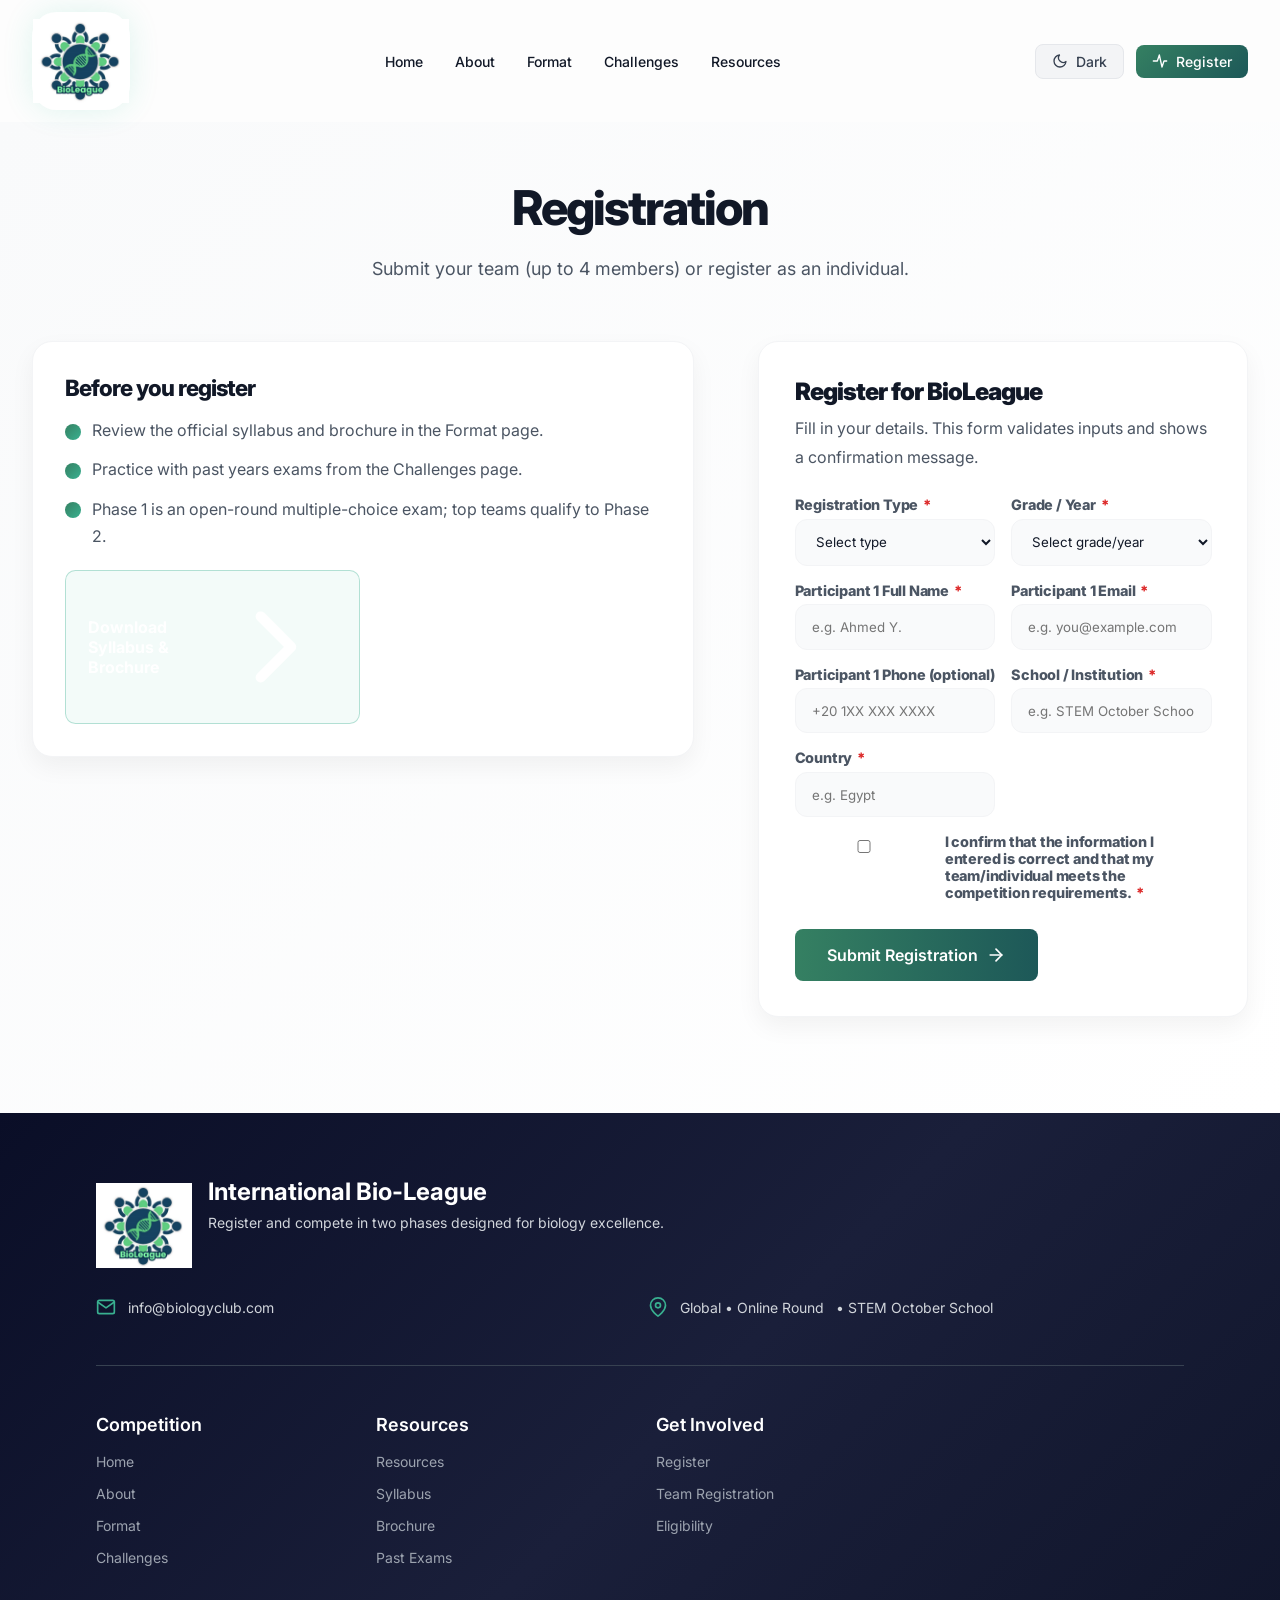
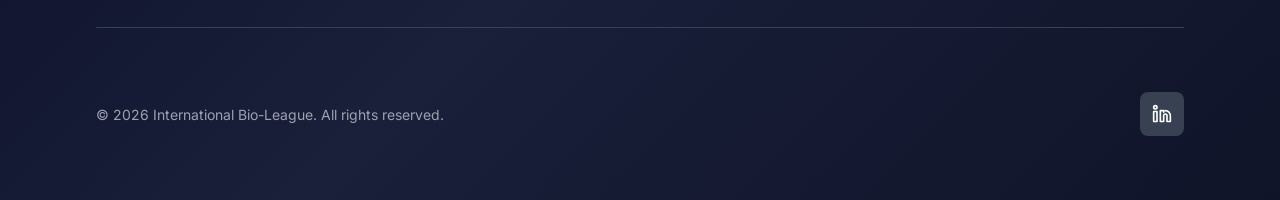
<file: registration.html>
<!DOCTYPE html>
<html lang="en">
<head>
  <meta charset="UTF-8" />
  <meta name="viewport" content="width=device-width, initial-scale=1.0" />
  <title>Registration | BioLeague</title>
  <meta name="theme-color" content="#1D5858" />
  <link rel="icon" type="image/png" href="../../images/logo-png.png">
  <link rel="preconnect" href="https://fonts.googleapis.com" />
  <link rel="preconnect" href="https://fonts.gstatic.com" crossorigin />
  <link href="https://fonts.googleapis.com/css2?family=Inter:wght@400;500;600;700&display=swap" rel="stylesheet" />
  <link rel="stylesheet" href="bioleague.css" />
</head>

<body>
  <!-- ============================================================
       NAVBAR
       ============================================================ -->
  <nav id="navbar" class="navbar">
    <div class="navbar__inner">
      <div class="navbar__top-row">
        <div class="logoDiv">
          <a href="index.html" class="navbar__logo">
            <img src="../../images/program-competition.png" alt="BioLeague Logo" class="navbar__logo-img" />
          </a>
        </div>

        <ul class="navbar__menu">
          <li><a href="index.html">Home</a></li>
          <li><a href="about.html">About</a></li>
          <li><a href="format.html">Format</a></li>
          <li><a href="challenges.html">Challenges</a></li>
          <li><a href="resources.html">Resources</a></li>
        </ul>

        <div class="navbar__actions">
          <button id="themeToggle" class="navbar__btn navbar__btn--theme" aria-label="Toggle dark mode">
            <svg id="themeIcon" class="navbar__btn-icon" viewBox="0 0 24 24" fill="none" stroke="currentColor" stroke-width="2" stroke-linecap="round" stroke-linejoin="round">
              <path d="M21 12.79A9 9 0 1 1 11.21 3 7 7 0 0 0 21 12.79z"/>
            </svg>
            <span id="themeLabel">Dark</span>
          </button>

          <a href="registration.html" class="navbar__btn navbar__btn--contact">
            <svg class="navbar__btn-icon" viewBox="0 0 24 24" fill="none" stroke="currentColor" stroke-width="2" stroke-linecap="round" stroke-linejoin="round">
              <path d="M22 12h-4l-3 9-4-18-3 9H2"/>
            </svg>
            <span>Register</span>
          </a>
        </div>

        <button class="navbar__hamburger" id="hamburger" aria-label="Toggle menu">
          <svg class="navbar__hamburger-icon navbar__hamburger-icon--menu" viewBox="0 0 24 24" fill="none" stroke="currentColor" stroke-width="2" stroke-linecap="round" stroke-linejoin="round">
            <line x1="3" y1="12" x2="21" y2="12"></line>
            <line x1="3" y1="6" x2="21" y2="6"></line>
            <line x1="3" y1="18" x2="21" y2="18"></line>
          </svg>
          <svg class="navbar__hamburger-icon navbar__hamburger-icon--close" viewBox="0 0 24 24" fill="none" stroke="currentColor" stroke-width="2" stroke-linecap="round" stroke-linejoin="round">
            <line x1="18" y1="6" x2="6" y2="18"></line>
            <line x1="6" y1="6" x2="18" y2="18"></line>
          </svg>
        </button>
      </div>

      <div class="navbar__mobile-menu" id="mobileMenu">
        <a href="index.html" class="navbar__mobile-link">Home</a>
        <a href="about.html" class="navbar__mobile-link">About</a>
        <a href="format.html" class="navbar__mobile-link">Format</a>
        <a href="challenges.html" class="navbar__mobile-link">Challenges</a>
        <a href="resources.html" class="navbar__mobile-link">Resources</a>

        <div class="navbar__mobile-actions">
          <button id="themeToggleMobile" class="navbar__btn navbar__btn--theme navbar__btn--full" aria-label="Toggle dark mode">
            <svg id="themeIconMobile" class="navbar__btn-icon" viewBox="0 0 24 24" fill="none" stroke="currentColor" stroke-width="2" stroke-linecap="round" stroke-linejoin="round">
              <path d="M21 12.79A9 9 0 1 1 11.21 3 7 7 0 0 0 21 12.79z"/>
            </svg>
            <span id="themeLabelMobile">Switch to Dark Mode</span>
          </button>

          <a href="registration.html" class="navbar__btn navbar__btn--contact navbar__btn--full">
            <svg class="navbar__btn-icon" viewBox="0 0 24 24" fill="none" stroke="currentColor" stroke-width="2" stroke-linecap="round" stroke-linejoin="round">
              <path d="M22 12h-4l-3 9-4-18-3 9H2"/>
            </svg>
            Register
          </a>
        </div>
      </div>
    </div>
  </nav>

  <!-- ============================================================
       PAGE CONTENT
       ============================================================ -->
  <section class="bl-section" style="padding-top: 3.5rem;">
    <div class="bl-inner">
      <div class="bl-section__head">
        <h2 class="reveal">Registration</h2>
        <p class="reveal" data-delay="100">Submit your team (up to 4 members) or register as an individual.</p>
      </div>

      <div class="bl-grid-2">
        <div class="bl-card reveal" data-delay="150">
          <h3>Before you register</h3>
          <ul class="bl-list">
            <li><span class="bl-list__dot"></span><span>Review the official syllabus and brochure in the Format page.</span></li>
            <li><span class="bl-list__dot"></span><span>Practice with past years exams from the Challenges page.</span></li>
            <li><span class="bl-list__dot"></span><span>Phase 1 is an open-round multiple-choice exam; top teams qualify to Phase 2.</span></li>
          </ul>

          <div style="height: 1.25rem;"></div>
          <a href="format.html" class="bl-link" style="color: #fff; text-decoration:none;">
            Download Syllabus &amp; Brochure
            <svg viewBox="0 0 24 24" fill="none" stroke="currentColor" stroke-width="2" stroke-linecap="round" stroke-linejoin="round">
              <polyline points="9 18 15 12 9 6"></polyline>
            </svg>
          </a>
        </div>

        <div class="bl-form reveal" data-delay="250">
          <h3>Register for BioLeague</h3>
          <p>Fill in your details. This form validates inputs and shows a confirmation message.</p>

          <form id="registrationForm">
            <div class="bl-form__grid bl-form__grid--2">
              <div class="field">
                <label for="regCategory">Registration Type <span class="req">*</span></label>
                <select id="regCategory" required>
                  <option value="" selected>Select type</option>
                  <option value="individual">Individual</option>
                  <option value="team">Team (up to 4 members)</option>
                </select>
              </div>

              <div class="field">
                <label for="participantGrade">Grade / Year <span class="req">*</span></label>
                <select id="participantGrade" required>
                  <option value="" selected>Select grade/year</option>
                  <option value="grade-9">Grade 9</option>
                  <option value="grade-10">Grade 10</option>
                  <option value="grade-11">Grade 11</option>
                  <option value="grade-12">Grade 12</option>
                  <option value="gap-year">Gap Year</option>
                </select>
              </div>

              <div class="field">
                <label for="participantName">Participant 1 Full Name <span class="req">*</span></label>
                <input type="text" id="participantName" required placeholder="e.g. Ahmed Y." />
              </div>

              <div class="field">
                <label for="participantEmail">Participant 1 Email <span class="req">*</span></label>
                <input type="email" id="participantEmail" required placeholder="e.g. you@example.com" />
              </div>

              <div class="field">
                <label for="participantPhone">Participant 1 Phone (optional)</label>
                <input type="tel" id="participantPhone" placeholder="+20 1XX XXX XXXX" />
              </div>

              <div class="field">
                <label for="participantSchool">School / Institution <span class="req">*</span></label>
                <input type="text" id="participantSchool" required placeholder="e.g. STEM October School" />
              </div>

              <div class="field">
                <label for="participantCountry">Country <span class="req">*</span></label>
                <input type="text" id="participantCountry" required placeholder="e.g. Egypt" />
              </div>

              <!-- Team fields -->
              <div class="field" id="teamBlock" style="display:none;">
                <label for="teamName">Team Name <span class="req">*</span></label>
                <input type="text" id="teamName" placeholder="e.g. Team Delta" />
              </div>

              <div class="field" id="member2Block" style="display:none;">
                <label for="member2Name">Member 2 Full Name <span class="req">*</span></label>
                <input type="text" id="member2Name" placeholder="e.g. Sara M." />
              </div>

              <div class="field" id="member2EmailBlock" style="display:none;">
                <label for="member2Email">Member 2 Email <span class="req">*</span></label>
                <input type="email" id="member2Email" placeholder="e.g. sara@example.com" />
              </div>

              <div class="field" id="member3Block" style="display:none;">
                <label for="member3Name">Member 3 Full Name (optional)</label>
                <input type="text" id="member3Name" placeholder="e.g. John K." />
              </div>

              <div class="field" id="member3EmailBlock" style="display:none;">
                <label for="member3Email">Member 3 Email (optional)</label>
                <input type="email" id="member3Email" placeholder="e.g. john@example.com" />
              </div>

              <div class="field" id="member4Block" style="display:none;">
                <label for="member4Name">Member 4 Full Name (optional)</label>
                <input type="text" id="member4Name" placeholder="e.g. Lina A." />
              </div>

              <div class="field" id="member4EmailBlock" style="display:none;">
                <label for="member4Email">Member 4 Email (optional)</label>
                <input type="email" id="member4Email" placeholder="e.g. lina@example.com" />
              </div>
            </div>

            <div style="height: 1rem;"></div>

            <div class="field">
              <label style="display:flex; align-items:flex-start; gap:0.75rem; cursor:pointer;">
                <input type="checkbox" id="agreement" style="margin-top:0.45rem;" />
                <span>
                  I confirm that the information I entered is correct and that my team/individual meets the competition requirements.
                  <span class="req">*</span>
                </span>
              </label>
            </div>

            <div class="bl-form__actions">
              <button type="submit" class="btn-primary">
                Submit Registration
                <svg class="btn-arrow" viewBox="0 0 24 24" fill="none" stroke="currentColor" stroke-width="2" stroke-linecap="round" stroke-linejoin="round">
                  <line x1="5" y1="12" x2="19" y2="12"></line>
                  <polyline points="12 5 19 12 12 19"></polyline>
                </svg>
              </button>
            </div>

            <div id="registrationStatus" class="bl-status" aria-live="polite"></div>
          </form>
        </div>
      </div>
    </div>
  </section>

  <!-- ============================================================
       PDF MODAL (shared)
       ============================================================ -->
  <div id="pdfModal" class="modal pdf-modal" aria-hidden="true">
    <div class="modal__content pdf-modal__content">
      <div class="modal__header">
        <h2 id="pdfModalTitle">PDF Viewer</h2>
        <button id="pdfModalClose" class="modal__close" aria-label="Close PDF">&times;</button>
      </div>
      <div class="modal__body pdf-modal__body" style="padding:0;">
        <iframe id="pdfFrame" class="pdf-modal__frame" title="PDF viewer" src="about:blank"></iframe>
      </div>
    </div>
  </div>

  <!-- ============================================================
       FOOTER
       ============================================================ -->
  <footer class="footer">
    <div class="footer__inner">
      <div class="footer__brand-row">
        <div class="footer__brand">
          <img src="images/program-competition.png" alt="BioLeague Logo" class="footer__logo" />
          <div>
            <h3>International Bio-League</h3>
            <p>Register and compete in two phases designed for biology excellence.</p>
          </div>
        </div>
        <div class="footer__contacts">
          <div class="footer__contact-item">
            <svg viewBox="0 0 24 24" fill="none" stroke="#39B090" stroke-width="2" stroke-linecap="round" stroke-linejoin="round">
              <path d="M4 4h16c1.1 0 2 .9 2 2v12c0 1.1-.9 2-2 2H4c-1.1 0-2-.9-2-2V6c0-1.1.9-2 2-2z"></path>
              <polyline points="22,6 12,13 2,6"></polyline>
            </svg>
            <a href="mailto:info@biologyclub.com">info@biologyclub.com</a>
          </div>
          <div class="footer__contact-item">
            <svg viewBox="0 0 24 24" fill="none" stroke="#39B090" stroke-width="2" stroke-linecap="round" stroke-linejoin="round">
              <path d="M21 10c0 7-9 13-9 13s-9-6-9-13a9 9 0 0 1 18 0z"></path>
              <circle cx="12" cy="10" r="3"></circle>
            </svg>
            <span>Global • Online Round</span> 
            <span>• STEM October School</span>
          </div>
        </div>
      </div>

      <div class="footer__links-grid">
        <div class="footer__col">
          <h4>Competition</h4>
          <ul>
            <li><a href="index.html">Home</a></li>
            <li><a href="about.html">About</a></li>
            <li><a href="format.html">Format</a></li>
            <li><a href="challenges.html">Challenges</a></li>
          </ul>
        </div>
        <div class="footer__col">
          <h4>Resources</h4>
          <ul>
            <li><a href="resources.html">Resources</a></li>
            <li><a href="format.html">Syllabus</a></li>
            <li><a href="format.html">Brochure</a></li>
            <li><a href="challenges.html">Past Exams</a></li>
          </ul>
        </div>
        <div class="footer__col">
          <h4>Get Involved</h4>
          <ul>
            <li><a href="registration.html">Register</a></li>
            <li><a href="registration.html">Team Registration</a></li>
            <li><a href="registration.html">Eligibility</a></li>
          </ul>
        </div>
      </div>

      <div class="footer__divider"></div>

      <div class="footer__bottom">
        <p class="footer__copyright">© 2026 International Bio-League. All rights reserved.</p>
        <div class="footer__socials">
          <a href="https://www.linkedin.com/company/bio-league-competition" class="footer__social footer__social--fb" target="_blank" rel="noopener noreferrer" title="LinkedIn">
            <svg viewBox="0 0 24 24" fill="none" stroke="currentColor" stroke-width="2" stroke-linecap="round" stroke-linejoin="round">
              <path d="M16 8a6 6 0 0 1 6 6v7h-4v-7a2 2 0 0 0-2-2 2 2 0 0 0-2 2v7h-4v-13h4v2"></path>
              <rect x="2" y="9" width="4" height="12"></rect>
              <circle cx="4" cy="4" r="2"></circle>
            </svg>
          </a>
        </div>
      </div>
    </div>
  </footer>

  <script src="bioleague.js"></script>
  <script src="registration.js"></script>
</body>
</html>
</file>
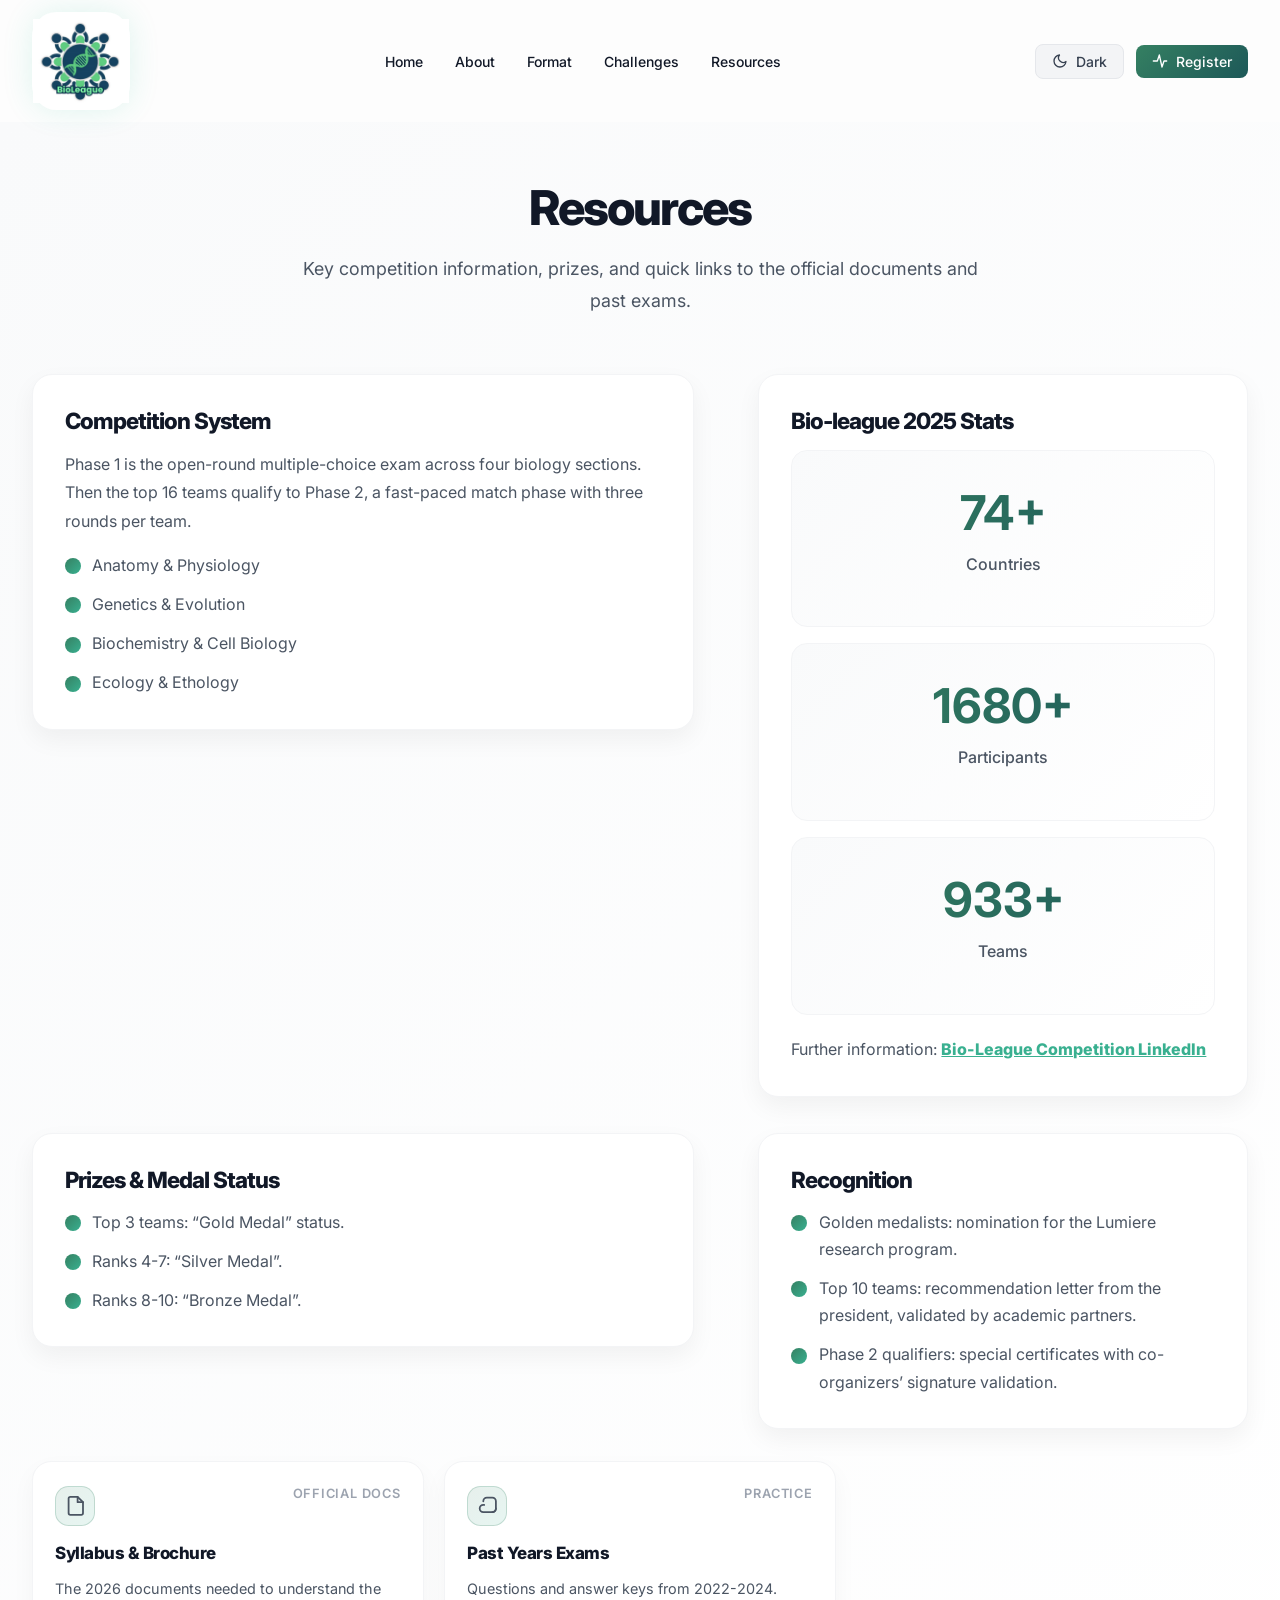
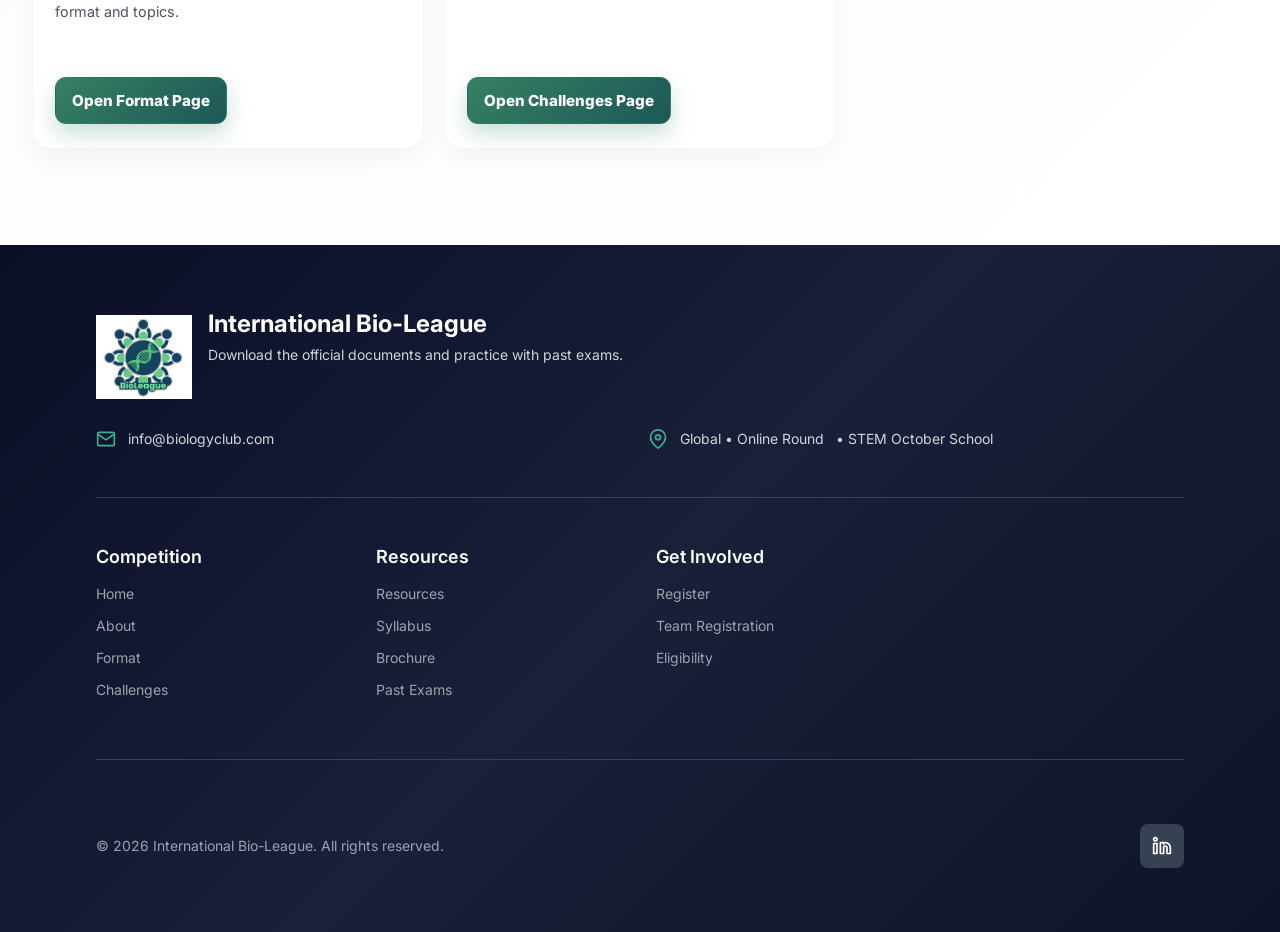
<file: resources.html>
<!DOCTYPE html>
<html lang="en">
<head>
  <meta charset="UTF-8" />
  <meta name="viewport" content="width=device-width, initial-scale=1.0" />
  <title>Resources | BioLeague</title>
  <meta name="theme-color" content="#1D5858" />
  <link rel="icon" type="image/png" href="../../images/logo-png.png">
  <link rel="preconnect" href="https://fonts.googleapis.com" />
  <link rel="preconnect" href="https://fonts.gstatic.com" crossorigin />
  <link href="https://fonts.googleapis.com/css2?family=Inter:wght@400;500;600;700&display=swap" rel="stylesheet" />
  <link rel="stylesheet" href="bioleague.css" />
</head>

<body>
  <!-- ============================================================
       NAVBAR
       ============================================================ -->
  <nav id="navbar" class="navbar">
    <div class="navbar__inner">
      <div class="navbar__top-row">
        <div class="logoDiv">
          <a href="index.html" class="navbar__logo">
            <img src="../../images/program-competition.png" alt="BioLeague Logo" class="navbar__logo-img" />
          </a>
        </div>

        <ul class="navbar__menu">
          <li><a href="index.html">Home</a></li>
          <li><a href="about.html">About</a></li>
          <li><a href="format.html">Format</a></li>
          <li><a href="challenges.html">Challenges</a></li>
          <li><a href="resources.html">Resources</a></li>
        </ul>

        <div class="navbar__actions">
          <button id="themeToggle" class="navbar__btn navbar__btn--theme" aria-label="Toggle dark mode">
            <svg id="themeIcon" class="navbar__btn-icon" viewBox="0 0 24 24" fill="none" stroke="currentColor" stroke-width="2" stroke-linecap="round" stroke-linejoin="round">
              <path d="M21 12.79A9 9 0 1 1 11.21 3 7 7 0 0 0 21 12.79z"/>
            </svg>
            <span id="themeLabel">Dark</span>
          </button>

          <a href="registration.html" class="navbar__btn navbar__btn--contact">
            <svg class="navbar__btn-icon" viewBox="0 0 24 24" fill="none" stroke="currentColor" stroke-width="2" stroke-linecap="round" stroke-linejoin="round">
              <path d="M22 12h-4l-3 9-4-18-3 9H2"/>
            </svg>
            <span>Register</span>
          </a>
        </div>

        <button class="navbar__hamburger" id="hamburger" aria-label="Toggle menu">
          <svg class="navbar__hamburger-icon navbar__hamburger-icon--menu" viewBox="0 0 24 24" fill="none" stroke="currentColor" stroke-width="2" stroke-linecap="round" stroke-linejoin="round">
            <line x1="3" y1="12" x2="21" y2="12"></line>
            <line x1="3" y1="6" x2="21" y2="6"></line>
            <line x1="3" y1="18" x2="21" y2="18"></line>
          </svg>
          <svg class="navbar__hamburger-icon navbar__hamburger-icon--close" viewBox="0 0 24 24" fill="none" stroke="currentColor" stroke-width="2" stroke-linecap="round" stroke-linejoin="round">
            <line x1="18" y1="6" x2="6" y2="18"></line>
            <line x1="6" y1="6" x2="18" y2="18"></line>
          </svg>
        </button>
      </div>

      <div class="navbar__mobile-menu" id="mobileMenu">
        <a href="index.html" class="navbar__mobile-link">Home</a>
        <a href="about.html" class="navbar__mobile-link">About</a>
        <a href="format.html" class="navbar__mobile-link">Format</a>
        <a href="challenges.html" class="navbar__mobile-link">Challenges</a>
        <a href="resources.html" class="navbar__mobile-link">Resources</a>

        <div class="navbar__mobile-actions">
          <button id="themeToggleMobile" class="navbar__btn navbar__btn--theme navbar__btn--full" aria-label="Toggle dark mode">
            <svg id="themeIconMobile" class="navbar__btn-icon" viewBox="0 0 24 24" fill="none" stroke="currentColor" stroke-width="2" stroke-linecap="round" stroke-linejoin="round">
              <path d="M21 12.79A9 9 0 1 1 11.21 3 7 7 0 0 0 21 12.79z"/>
            </svg>
            <span id="themeLabelMobile">Switch to Dark Mode</span>
          </button>

          <a href="registration.html" class="navbar__btn navbar__btn--contact navbar__btn--full">
            <svg class="navbar__btn-icon" viewBox="0 0 24 24" fill="none" stroke="currentColor" stroke-width="2" stroke-linecap="round" stroke-linejoin="round">
              <path d="M22 12h-4l-3 9-4-18-3 9H2"/>
            </svg>
            Register
          </a>
        </div>
      </div>
    </div>
  </nav>

  <!-- ============================================================
       PAGE CONTENT
       ============================================================ -->
  <section class="bl-section" style="padding-top: 3.5rem;">
    <div class="bl-inner">
      <div class="bl-section__head">
        <h2 class="reveal">Resources</h2>
        <p class="reveal" data-delay="100">
          Key competition information, prizes, and quick links to the official documents and past exams.
        </p>
      </div>

      <div class="bl-grid-2">
        <div class="bl-card reveal" data-delay="150">
          <h3>Competition System</h3>
          <p>
            Phase 1 is the open-round multiple-choice exam across four biology sections.
            Then the top 16 teams qualify to Phase 2, a fast-paced match phase with three rounds per team.
          </p>

          <ul class="bl-list">
            <li><span class="bl-list__dot"></span><span>Anatomy &amp; Physiology</span></li>
            <li><span class="bl-list__dot"></span><span>Genetics &amp; Evolution</span></li>
            <li><span class="bl-list__dot"></span><span>Biochemistry &amp; Cell Biology</span></li>
            <li><span class="bl-list__dot"></span><span>Ecology &amp; Ethology</span></li>
          </ul>
        </div>

        <div class="bl-card reveal" data-delay="250">
          <h3>Bio-league 2025 Stats</h3>
          <div style="display:flex; flex-direction:column; gap: 1rem; margin-top: 1rem;">
            <div class="stat-card">
              <div class="stat-card__body">
                <div class="stat-card__value">
                  <span class="stat-number" data-target="80">80</span><span class="stat-suffix">+</span>
                </div>
                <p class="stat-card__label">Countries</p>
              </div>
            </div>
            <div class="stat-card">
              <div class="stat-card__body">
                <div class="stat-card__value">
                  <span class="stat-number" data-target="1800">1800</span><span class="stat-suffix">+</span>
                </div>
                <p class="stat-card__label">Participants</p>
              </div>
            </div>
            <div class="stat-card">
              <div class="stat-card__body">
                <div class="stat-card__value">
                  <span class="stat-number" data-target="1000">1000</span><span class="stat-suffix">+</span>
                </div>
                <p class="stat-card__label">Teams</p>
              </div>
            </div>
          </div>
          <div style="height:1.25rem;"></div>
          <p style="margin:0;">
            Further information:
            <a href="https://www.linkedin.com/company/bio-league-competition" target="_blank" rel="noopener noreferrer" style="color:#39B090; font-weight:800; text-decoration: underline;">
              Bio-League Competition LinkedIn
            </a>
          </p>
        </div>
      </div>

      <div style="height: 2.25rem;"></div>

      <div class="bl-grid-2">
        <div class="bl-card reveal" data-delay="150">
          <h3>Prizes &amp; Medal Status</h3>
          <ul class="bl-list">
            <li><span class="bl-list__dot"></span><span>Top 3 teams: “Gold Medal” status.</span></li>
            <li><span class="bl-list__dot"></span><span>Ranks 4-7: “Silver Medal”.</span></li>
            <li><span class="bl-list__dot"></span><span>Ranks 8-10: “Bronze Medal”.</span></li>
          </ul>
        </div>

        <div class="bl-card reveal" data-delay="250">
          <h3>Recognition</h3>
          <ul class="bl-list">
            <li><span class="bl-list__dot"></span><span>Golden medalists: nomination for the Lumiere research program.</span></li>
            <li><span class="bl-list__dot"></span><span>Top 10 teams: recommendation letter from the president, validated by academic partners.</span></li>
            <li><span class="bl-list__dot"></span><span>Phase 2 qualifiers: special certificates with co-organizers’ signature validation.</span></li>
          </ul>
        </div>
      </div>

      <div style="height: 2rem;"></div>

      <div class="pdf-grid">
        <article class="pdf-card reveal" data-delay="150">
          <div class="pdf-card__top">
            <div class="pdf-card__icon">
              <svg viewBox="0 0 24 24" fill="none" stroke="currentColor" stroke-width="2" stroke-linecap="round" stroke-linejoin="round">
                <path d="M14 2H6a2 2 0 0 0-2 2v16a2 2 0 0 0 2 2h12a2 2 0 0 0 2-2V8z"></path>
                <polyline points="14 2 14 8 20 8"></polyline>
              </svg>
            </div>
            <div class="pdf-card__meta">Official Docs</div>
          </div>
          <h3 class="pdf-card__title">Syllabus &amp; Brochure</h3>
          <p class="pdf-card__desc">The 2026 documents needed to understand the format and topics.</p>
          <div class="pdf-card__actions">
            <a class="pdf-card__btn pdf-card__btn--primary" href="format.html">Open Format Page</a>
          </div>
        </article>

        <article class="pdf-card reveal" data-delay="230">
          <div class="pdf-card__top">
            <div class="pdf-card__icon">
              <svg viewBox="0 0 24 24" fill="none" stroke="currentColor" stroke-width="2" stroke-linecap="round" stroke-linejoin="round">
                <path d="M21 15a4 4 0 0 1-4 4H7a4 4 0 0 1 0-8h1"></path>
                <path d="M7 7a4 4 0 0 1 4-4h6a4 4 0 0 1 4 4v8a4 4 0 0 1-4 4"></path>
              </svg>
            </div>
            <div class="pdf-card__meta">Practice</div>
          </div>
          <h3 class="pdf-card__title">Past Years Exams</h3>
          <p class="pdf-card__desc">Questions and answer keys from 2022-2024.</p>
          <div class="pdf-card__actions">
            <a class="pdf-card__btn pdf-card__btn--primary" href="challenges.html">Open Challenges Page</a>
          </div>
        </article>
      </div>
    </div>
  </section>

  <!-- ============================================================
       PDF MODAL (shared)
       ============================================================ -->
  <div id="pdfModal" class="modal pdf-modal" aria-hidden="true">
    <div class="modal__content pdf-modal__content">
      <div class="modal__header">
        <h2 id="pdfModalTitle">PDF Viewer</h2>
        <button id="pdfModalClose" class="modal__close" aria-label="Close PDF">&times;</button>
      </div>
      <div class="modal__body pdf-modal__body" style="padding:0;">
        <iframe id="pdfFrame" class="pdf-modal__frame" title="PDF viewer" src="about:blank"></iframe>
      </div>
    </div>
  </div>

  <!-- ============================================================
       FOOTER
       ============================================================ -->
  <footer class="footer">
    <div class="footer__inner">
      <div class="footer__brand-row">
        <div class="footer__brand">
          <img src="images/program-competition.png" alt="BioLeague Logo" class="footer__logo" />
          <div>
            <h3>International Bio-League</h3>
            <p>Download the official documents and practice with past exams.</p>
          </div>
        </div>
        <div class="footer__contacts">
          <div class="footer__contact-item">
            <svg viewBox="0 0 24 24" fill="none" stroke="#39B090" stroke-width="2" stroke-linecap="round" stroke-linejoin="round">
              <path d="M4 4h16c1.1 0 2 .9 2 2v12c0 1.1-.9 2-2 2H4c-1.1 0-2-.9-2-2V6c0-1.1.9-2 2-2z"></path>
              <polyline points="22,6 12,13 2,6"></polyline>
            </svg>
            <a href="mailto:info@biologyclub.com">info@biologyclub.com</a>
          </div>
          <div class="footer__contact-item">
            <svg viewBox="0 0 24 24" fill="none" stroke="#39B090" stroke-width="2" stroke-linecap="round" stroke-linejoin="round">
              <path d="M21 10c0 7-9 13-9 13s-9-6-9-13a9 9 0 0 1 18 0z"></path>
              <circle cx="12" cy="10" r="3"></circle>
            </svg>
            <span>Global • Online Round</span> 
            <span>• STEM October School</span>
          </div>
        </div>
      </div>

      <div class="footer__links-grid">
        <div class="footer__col">
          <h4>Competition</h4>
          <ul>
            <li><a href="index.html">Home</a></li>
            <li><a href="about.html">About</a></li>
            <li><a href="format.html">Format</a></li>
            <li><a href="challenges.html">Challenges</a></li>
          </ul>
        </div>
        <div class="footer__col">
          <h4>Resources</h4>
          <ul>
            <li><a href="resources.html">Resources</a></li>
            <li><a href="format.html">Syllabus</a></li>
            <li><a href="format.html">Brochure</a></li>
            <li><a href="challenges.html">Past Exams</a></li>
          </ul>
        </div>
        <div class="footer__col">
          <h4>Get Involved</h4>
          <ul>
            <li><a href="registration.html">Register</a></li>
            <li><a href="registration.html">Team Registration</a></li>
            <li><a href="registration.html">Eligibility</a></li>
          </ul>
        </div>
      </div>

      <div class="footer__divider"></div>

      <div class="footer__bottom">
        <p class="footer__copyright">© 2026 International Bio-League. All rights reserved.</p>
        <div class="footer__socials">
          <a href="https://www.linkedin.com/company/bio-league-competition" class="footer__social footer__social--fb" target="_blank" rel="noopener noreferrer" title="LinkedIn">
            <svg viewBox="0 0 24 24" fill="none" stroke="currentColor" stroke-width="2" stroke-linecap="round" stroke-linejoin="round">
              <path d="M16 8a6 6 0 0 1 6 6v7h-4v-7a2 2 0 0 0-2-2 2 2 0 0 0-2 2v7h-4v-13h4v2"></path>
              <rect x="2" y="9" width="4" height="12"></rect>
              <circle cx="4" cy="4" r="2"></circle>
            </svg>
          </a>
        </div>
      </div>
    </div>
  </footer>

  <script src="bioleague.js"></script>
</body>
</html>
</file>
<file: bioleague.css>
@import "style.css";
/* ============================================================
   BioLeague Competition UI
   ============================================================ */

/* Ensure light-mode variables exist even if the imported stylesheet
   uses a non-standard selector for :root. */
:root {
  --bg: #ffffff;
  --bg-soft: #f9fafb;
  --bg-card: #ffffff;
  --bg-logo: #ffffff;
  --bg-input: #F9FAFB;
  --text: #111827;
  --text-muted: #4b5563;
  --text-faint: #9ca3af;
  --border: #E5E7EB;
  --border-soft: #f3f4f6;
  --navbar-bg: rgb(253, 253, 253);
  --navbar-scrolled: rgba(255, 255, 255, 0.98);
  --dropdown-bg: #ffffff;
  --hover-bg: #f3f4f6;
  --partner-bg: #f9fafb;
  --contact-bg: #F9FAFB;
  --icon-bg: #f3f4f6;
  --icon-color: #4b5563;
  --social-btn-bg: #f3f4f6;
}

/* Hero */
.bl-hero {
  position: relative;
  min-height: 82vh;
  display: flex;
  align-items: center;
  justify-content: center;
  overflow: hidden;
  background: linear-gradient(to bottom, #0a0e27 0%, #1a1f3a 65%, #0f1429 100%);
}

.bl-hero__bg {
  position: absolute;
  inset: 0;
  pointer-events: none;
}

.bl-orb {
  position: absolute;
  border-radius: 50%;
  filter: blur(80px);
  opacity: 0.75;
  animation: bl-orb-float 9s ease-in-out infinite;
}

.bl-orb--1 {
  width: 44rem;
  height: 44rem;
  background: radial-gradient(circle, rgba(53, 128, 98, 0.22) 0%, transparent 70%);
  top: -14rem;
  left: -18rem;
}

.bl-orb--2 {
  width: 28rem;
  height: 28rem;
  background: radial-gradient(circle, rgba(57, 176, 144, 0.14) 0%, transparent 70%);
  bottom: -10rem;
  right: -12rem;
  animation-delay: 3s;
}

.bl-orb--3 {
  width: 18rem;
  height: 18rem;
  background: radial-gradient(circle, rgba(29, 88, 88, 0.18) 0%, transparent 70%);
  top: 25%;
  left: 55%;
  animation-delay: 7s;
}

@keyframes bl-orb-float {
  0%, 100% {
    transform: translateY(0) scale(1);
  }
  50% {
    transform: translateY(-18px) scale(1.04);
  }
}

.bl-hero__grid {
  position: absolute;
  inset: 0;
  background-image:
    linear-gradient(rgba(57, 176, 144, 0.035) 1px, transparent 1px),
    linear-gradient(90deg, rgba(57, 176, 144, 0.035) 1px, transparent 1px);
  background-size: 60px 60px;
  opacity: 0.65;
}

.bl-hero__inner {
  position: relative;
  z-index: 2;
  max-width: 84rem;
  margin: 0 auto;
  padding: 4.5rem 1.25rem;
}

.bl-hero__badge {
  display: inline-flex;
  align-items: center;
  gap: 0.5rem;
  background: rgba(57, 176, 144, 0.12);
  border: 1px solid rgba(57, 176, 144, 0.3);
  color: #39b090;
  padding: 0.45rem 1.1rem;
  border-radius: 999px;
  font-size: 0.78rem;
  font-weight: 700;
  letter-spacing: 0.09em;
  text-transform: uppercase;
  margin-bottom: 1rem;
}

.bl-hero__title {
  font-size: 3.25rem;
  font-weight: 800;
  line-height: 1.05;
  letter-spacing: -3px;
  color: #fff;
  margin-bottom: 1.2rem;
  text-wrap: balance;
}

.bl-hero__title span {
  background: linear-gradient(to right, #39b090, #4daf82);
  -webkit-background-clip: text;
  -webkit-text-fill-color: transparent;
  background-clip: text;
}

@media (min-width: 640px) {
  .bl-hero__title {
    font-size: 4.2rem;
  }
}

.bl-hero__subtitle {
  font-size: 1.08rem;
  color: rgba(255, 255, 255, 0.72);
  max-width: 56rem;
  line-height: 1.75;
  margin-bottom: 2.1rem;
}

.bl-hero__actions {
  display: flex;
  flex-direction: column;
  gap: 1rem;
  align-items: flex-start;
  flex-wrap: wrap;
}

@media (min-width: 768px) {
  .bl-hero__actions {
    flex-direction: row;
    align-items: center;
  }
}

.bl-link {
  display: inline-flex;
  align-items: center;
  gap: 0.6rem;
  padding: 0.95rem 1.4rem;
  border-radius: 0.65rem;
  border: 1px solid rgba(57, 176, 144, 0.35);
  background: rgba(57, 176, 144, 0.06);
  color: #e7edf5;
  font-weight: 700;
  transition: transform 0.2s ease, box-shadow 0.2s ease, background 0.2s ease;
}

.bl-link:hover {
  transform: translateY(-2px);
  box-shadow: 0 12px 32px rgba(0, 0, 0, 0.28);
  background: rgba(57, 176, 144, 0.12);
}

/* Sections */
.bl-section {
  padding: 5rem 1rem;
  background: linear-gradient(135deg, var(--bg-soft), var(--bg));
}

@media (min-width: 640px) {
  .bl-section {
    padding: 5rem 1.5rem;
  }
}

@media (min-width: 1024px) {
  .bl-section {
    padding: 6rem 2rem;
  }
}

.bl-inner {
  max-width: 84rem;
  margin: 0 auto;
}

.bl-section__head {
  text-align: center;
  margin-bottom: 3.5rem;
}

.bl-section__head h2 {
  font-size: 2.5rem;
  font-weight: 800;
  letter-spacing: -2px;
  color: var(--text);
  margin-bottom: 1rem;
}

@media (min-width: 640px) {
  .bl-section__head h2 {
    font-size: 3rem;
  }
}

.bl-section__head p {
  font-size: 1.12rem;
  color: var(--text-muted);
  line-height: 1.8;
  max-width: 44rem;
  margin: 0 auto;
}

.bl-grid-2 {
  display: grid;
  grid-template-columns: 1fr;
  gap: 2rem;
  align-items: start;
}

@media (min-width: 1024px) {
  .bl-grid-2 {
    grid-template-columns: 1.15fr 0.85fr;
    gap: 4rem;
  }
}

/* Prize / info cards */
.bl-card {
  background: var(--bg-card);
  border: 1px solid var(--border-soft);
  border-radius: 1.25rem;
  padding: 2rem;
  box-shadow: 0 10px 25px rgba(0, 0, 0, 0.05);
}
.bl-card:hover {
 transform: translateY(-6px) scale(1.02);
  box-shadow: 
    0 0 15px rgba(57, 176, 144, 0.4),
    0 0 30px rgba(57, 176, 144, 0.3),
    0 0 60px rgba(57, 176, 144, 0.2),
    0 18px 40px rgba(0, 0, 0, 0.15);

  border-color: rgba(57, 176, 144, 0.6);
}


.bl-card {
  position: relative;
  overflow: hidden;
  transition: 0.4s;
}

.bl-card::after {
  content: "";
  position: absolute;
  inset: 0;
  background: radial-gradient(
    circle at center,
    rgba(57, 176, 144, 0.25),
    transparent 70%
  );
  opacity: 0;
  transition: opacity 0.4s ease;
  pointer-events: none;
}

.bl-card:hover::after {
  opacity: 1;
}

.bl-card:hover {
  transform: translateY(-6px) scale(1.02);
}




.bl-card h3 {
  font-size: 1.4rem;
  font-weight: 800;
  color: var(--text);
  margin-bottom: 1rem;
  letter-spacing: -1px;
}

.bl-card p {
  color: var(--text-muted);
  line-height: 1.8;
  margin-bottom: 1rem;
}

.bl-list {
  list-style: none;
  padding: 0;
  display: flex;
  flex-direction: column;
  gap: 0.75rem;
}

.bl-list li {
  display: flex;
  gap: 0.7rem;
  align-items: flex-start;
  color: var(--text-muted);
  line-height: 1.7;
}

.bl-list__dot {
  flex-shrink: 0;
  width: 1rem;
  height: 1rem;
  margin-top: 0.4rem;
  border-radius: 50%;
  background: linear-gradient(135deg, #358062, #39b090);
}

/* PDF Cards */
.pdf-grid {
  display: grid;
  grid-template-columns: 1fr;
  gap: 1.25rem;
}

@media (min-width: 768px) {
  .pdf-grid {
    grid-template-columns: repeat(2, 1fr);
  }
}

@media (min-width: 1024px) {
  .pdf-grid {
    grid-template-columns: repeat(3, 1fr);
  }
}

.pdf-card {
  border-radius: 1.2rem;
  border: 1px solid var(--border-soft);
  background: var(--bg-card);
  padding: 1.5rem 1.4rem;
  box-shadow: 0 10px 25px rgba(0, 0, 0, 0.04);
  transition: transform 0.25s ease, box-shadow 0.25s ease, border-color 0.25s ease;
  display: flex;
  flex-direction: column;
  min-height: 18rem;
}

.pdf-card:hover {
  transform: translateY(-6px);
  box-shadow: 0 22px 50px rgba(0, 0, 0, 0.15);
  border-color: rgba(53, 128, 98, 0.35);
}



.pdf-card {
  position: relative;
  overflow: hidden;
  transition: 0.4s;
}

.pdf-card::after {
  content: "";
  position: absolute;
  inset: 0;
  background: radial-gradient(
    circle at center,
    rgba(57, 176, 144, 0.25),
    transparent 70%
  );
  opacity: 0;
  transition: opacity 0.4s ease;
  pointer-events: none;
}

.pdf-card:hover::after {
  opacity: 1;
}

.pdf-card:hover {
  transform: translateY(-6px) scale(1.02);
}



.pdf-card__top {
  display: flex;
  align-items: flex-start;
  justify-content: space-between;
  gap: 1rem;
  margin-bottom: 1rem;
}

.pdf-card__icon {
  width: 2.5rem;
  height: 2.5rem;
  border-radius: 0.85rem;
  background: linear-gradient(135deg, rgba(53, 128, 98, 0.12), rgba(57, 176, 144, 0.12));
  border: 1px solid rgba(53, 128, 98, 0.22);
  display: flex;
  align-items: center;
  justify-content: center;
  color: var(--text-muted);
}

.pdf-card__icon svg {
  width: 1.35rem;
  height: 1.35rem;
}

.pdf-card__meta {
  color: var(--text-faint);
  font-weight: 600;
  font-size: 0.8rem;
  text-transform: uppercase;
  letter-spacing: 0.06em;
  margin-bottom: 0.6rem;
}

.pdf-card__title {
  font-size: 1.06rem;
  color: var(--text);
  font-weight: 800;
  letter-spacing: -0.5px;
  line-height: 1.35;
  margin-bottom: 0.75rem;
}

.pdf-card__desc {
  color: var(--text-muted);
  line-height: 1.65;
  font-size: 0.9rem;
  margin-bottom: 1.25rem;
}

.pdf-card__actions {
  margin-top: auto;
  display: flex;
  flex-direction: column;
  gap: 0.75rem;
}

@media (min-width: 768px) {
  .pdf-card__actions {
    flex-direction: row;
  }
}

.pdf-card__btn {
  display: inline-flex;
  align-items: center;
  justify-content: center;
  gap: 0.55rem;
  padding: 0.8rem 1rem;
  border-radius: 0.7rem;
  font-weight: 800;
  border: 1px solid transparent;
  text-decoration: none;
  transition: transform 0.2s ease, box-shadow 0.2s ease, background 0.2s ease, border-color 0.2s ease;
  font-size: 0.95rem;
}

.pdf-card__btn:active {
  transform: translateY(0);
}

.pdf-card__btn--primary {
  background: linear-gradient(135deg, #358062, #1D5858);
  color: #fff;
  border-color: rgba(53, 128, 98, 0.35);
  box-shadow: 0 10px 22px rgba(53, 128, 98, 0.25);
}

.pdf-card__btn--primary:hover {
  transform: translateY(-2px);
}

.pdf-card__btn--ghost {
  background: transparent;
  color: var(--text);
  border-color: var(--border-soft);
}

.pdf-card__btn--ghost:hover {
  background: rgba(53, 128, 98, 0.05);
  border-color: rgba(53, 128, 98, 0.35);
  transform: translateY(-2px);
}

.pdf-card__btn svg {
  width: 1.05rem;
  height: 1.05rem;
}

/* PDF Modal */
.pdf-modal__content {
  max-width: 1100px !important;
  width: 95% !important;
  max-height: 92vh !important;
  display: flex;
  flex-direction: column;
  overflow: hidden !important;
}

.pdf-modal__body {
  padding: 0;
  background: #ffffff;
  height: 100%;
  display: flex;
}

body.dark-mode .pdf-modal__body {
  background: #0f1117;
}

.pdf-modal__frame {
  flex: 1;
  width: 100%;
  height: 100%;
  height: 450px;
  border: 0;
  background: #fff;
}

body.dark-mode .pdf-modal__frame {
  /* Best-effort "dark reading" for embedded PDF rendering */
  filter: invert(1) hue-rotate(180deg) saturate(0.9);
}

.pdf-modal__toolbar {
  display: flex;
  gap: 0.75rem;
  align-items: center;
  justify-content: flex-end;
  padding: 0.75rem 1.25rem;
}

/* Form */
.bl-form {
  background: var(--bg-card);
  border: 1px solid var(--border-soft);
  border-radius: 1.25rem;
  padding: 2.2rem;
  box-shadow: 0 10px 25px rgba(0, 0, 0, 0.05);
}

.bl-form h3 {
  font-size: 1.5rem;
  font-weight: 900;
  letter-spacing: -1px;
  margin-bottom: 0.5rem;
  color: var(--text);
}

.bl-form p {
  color: var(--text-muted);
  line-height: 1.8;
  margin-bottom: 1.5rem;
}

.bl-form__grid {
  display: grid;
  grid-template-columns: 1fr;
  gap: 1rem;
}

@media (min-width: 768px) {
  .bl-form__grid--2 {
    grid-template-columns: 1fr 1fr;
  }
}

.field {
  display: flex;
  flex-direction: column;
  gap: 0.35rem;
}

.field label {
  font-size: 0.9rem;
  font-weight: 800;
  color: var(--text-muted);
  letter-spacing: -0.2px;
}

.field label .req {
  color: #dc2626;
  margin-left: 2px;
}

.field input,
.field select,
.field textarea {
  width: 100%;
  padding: 0.85rem 1rem;
  border-radius: 0.75rem;
  border: 1.5px solid var(--border-soft);
  background: var(--bg-input);
  color: var(--text);
  font-family: inherit;
  outline: none;
  transition: border-color 0.2s ease, box-shadow 0.2s ease, background 0.2s ease;
}

.field textarea {
  min-height: 120px;
  resize: vertical;
}

.field input:focus,
.field select:focus,
.field textarea:focus {
  border-color: rgba(57, 176, 144, 0.65);
  box-shadow: 0 0 0 4px rgba(57, 176, 144, 0.15);
  background: var(--bg);
}

.bl-form__actions {
  margin-top: 1.75rem;
  display: flex;
  gap: 1rem;
  flex-wrap: wrap;
  align-items: center;
  justify-content: flex-start;
}

.bl-status {
  display: none;
  margin-top: 1rem;
  padding: 1rem 1.1rem;
  border-radius: 0.9rem;
  border: 1px solid var(--border-soft);
  color: var(--text);
  font-weight: 700;
  line-height: 1.6;
}

.bl-status.show {
  display: block;
}

.bl-status.success {
  background: rgba(57, 176, 144, 0.12);
  border-color: rgba(57, 176, 144, 0.3);
}

.bl-status.error {
  background: rgba(220, 38, 38, 0.08);
  border-color: rgba(220, 38, 38, 0.22);
}
</file>
